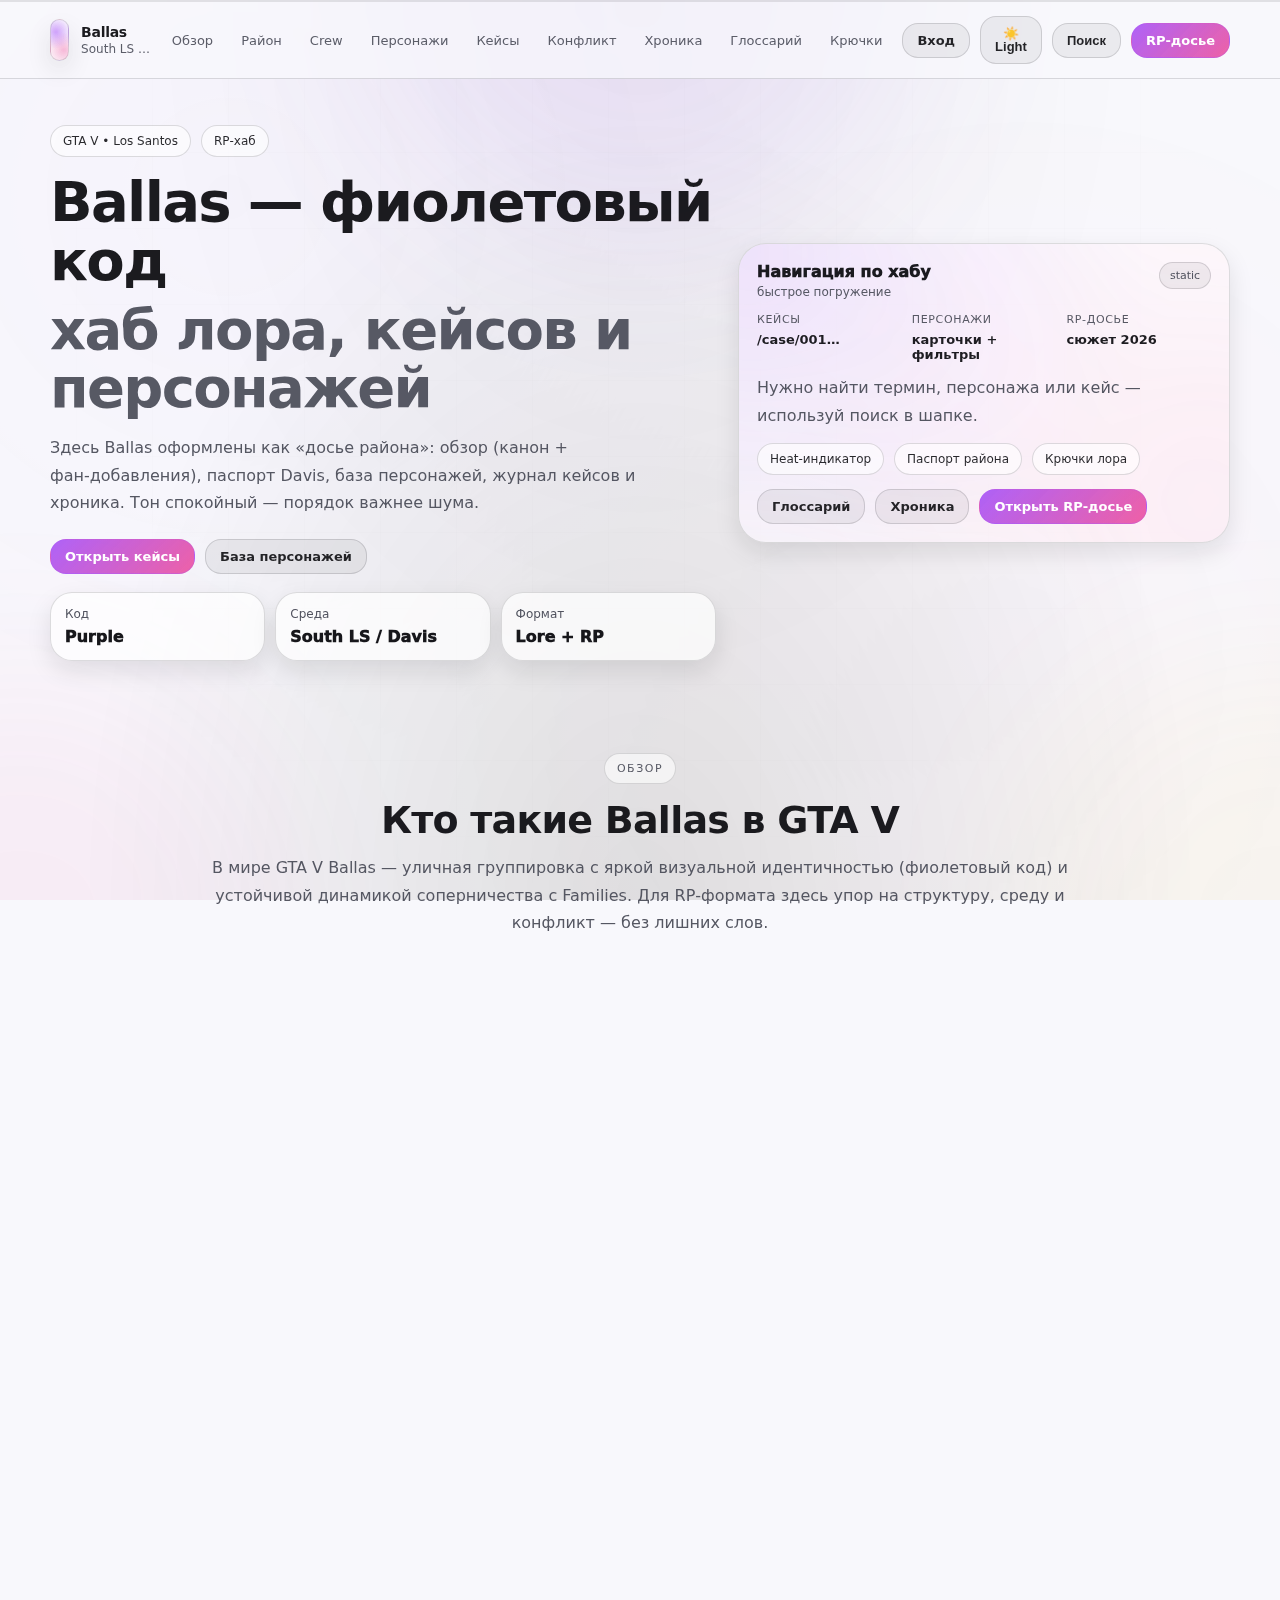
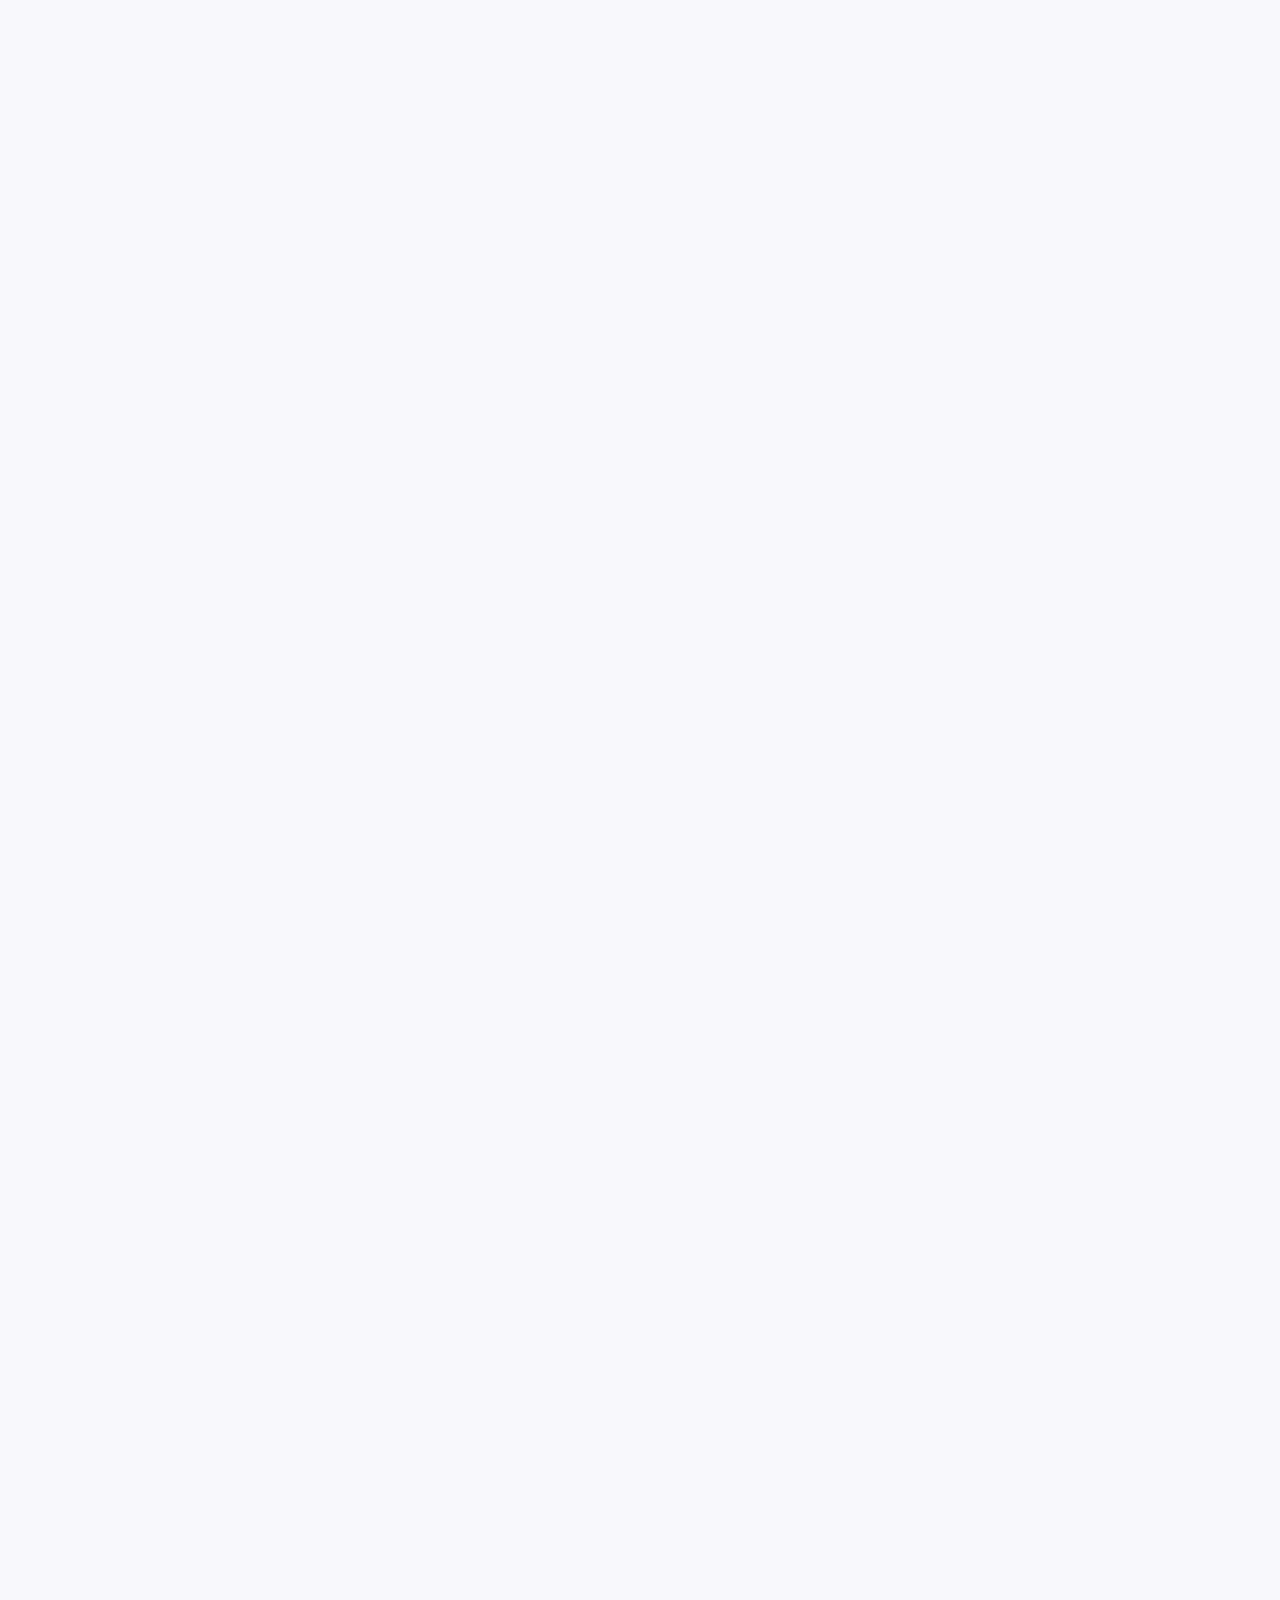
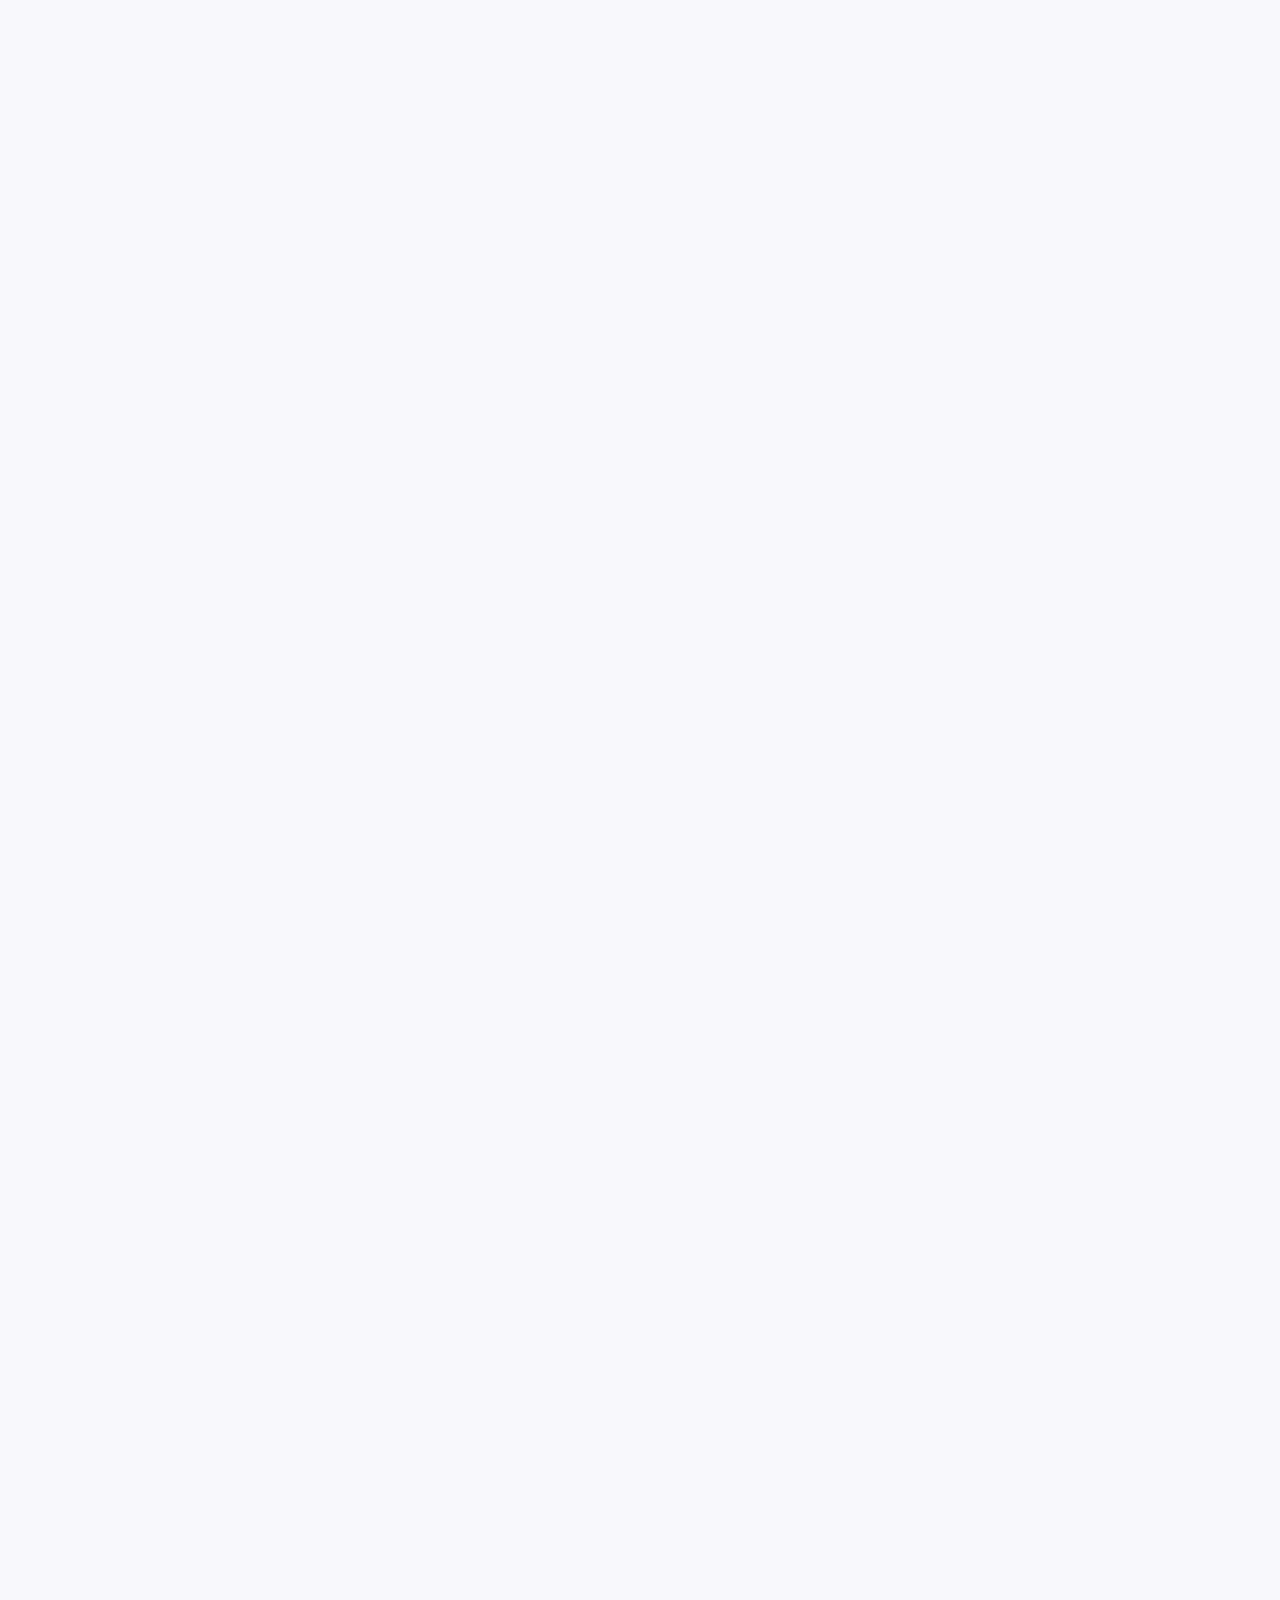
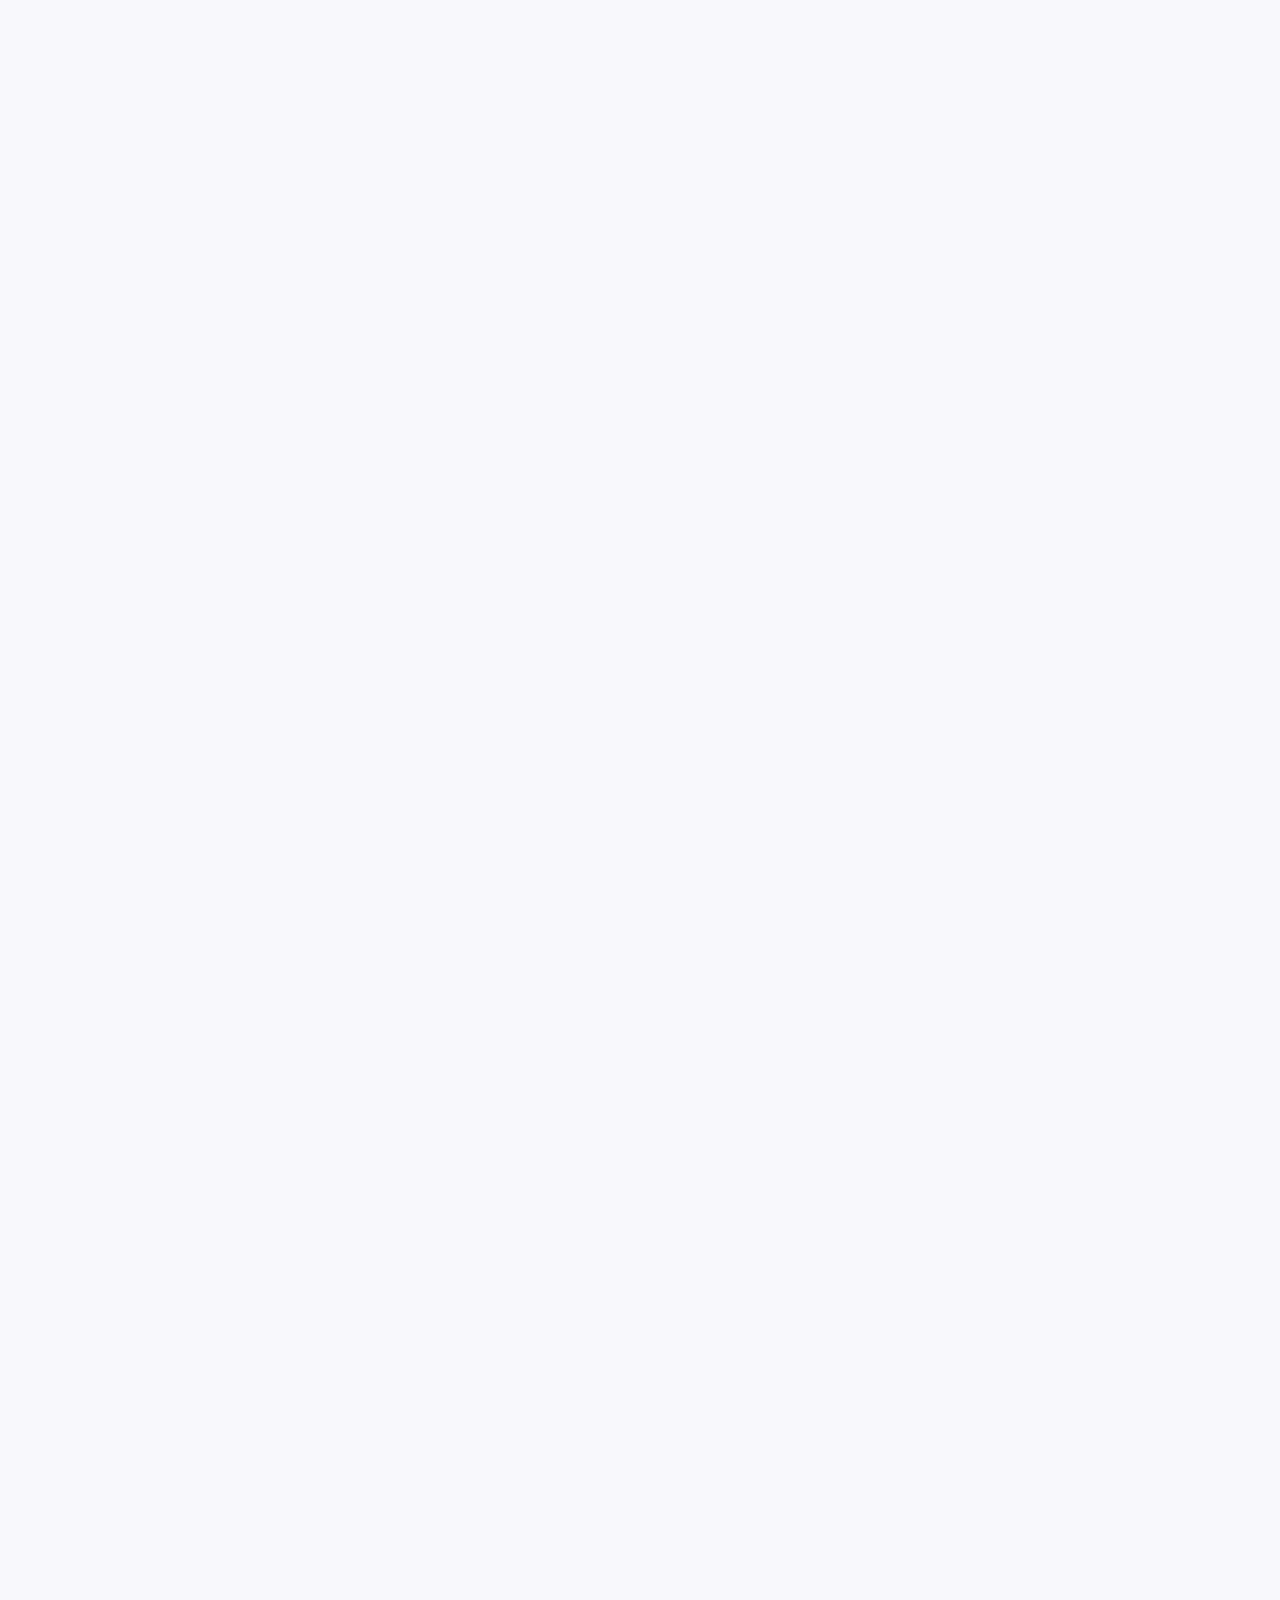
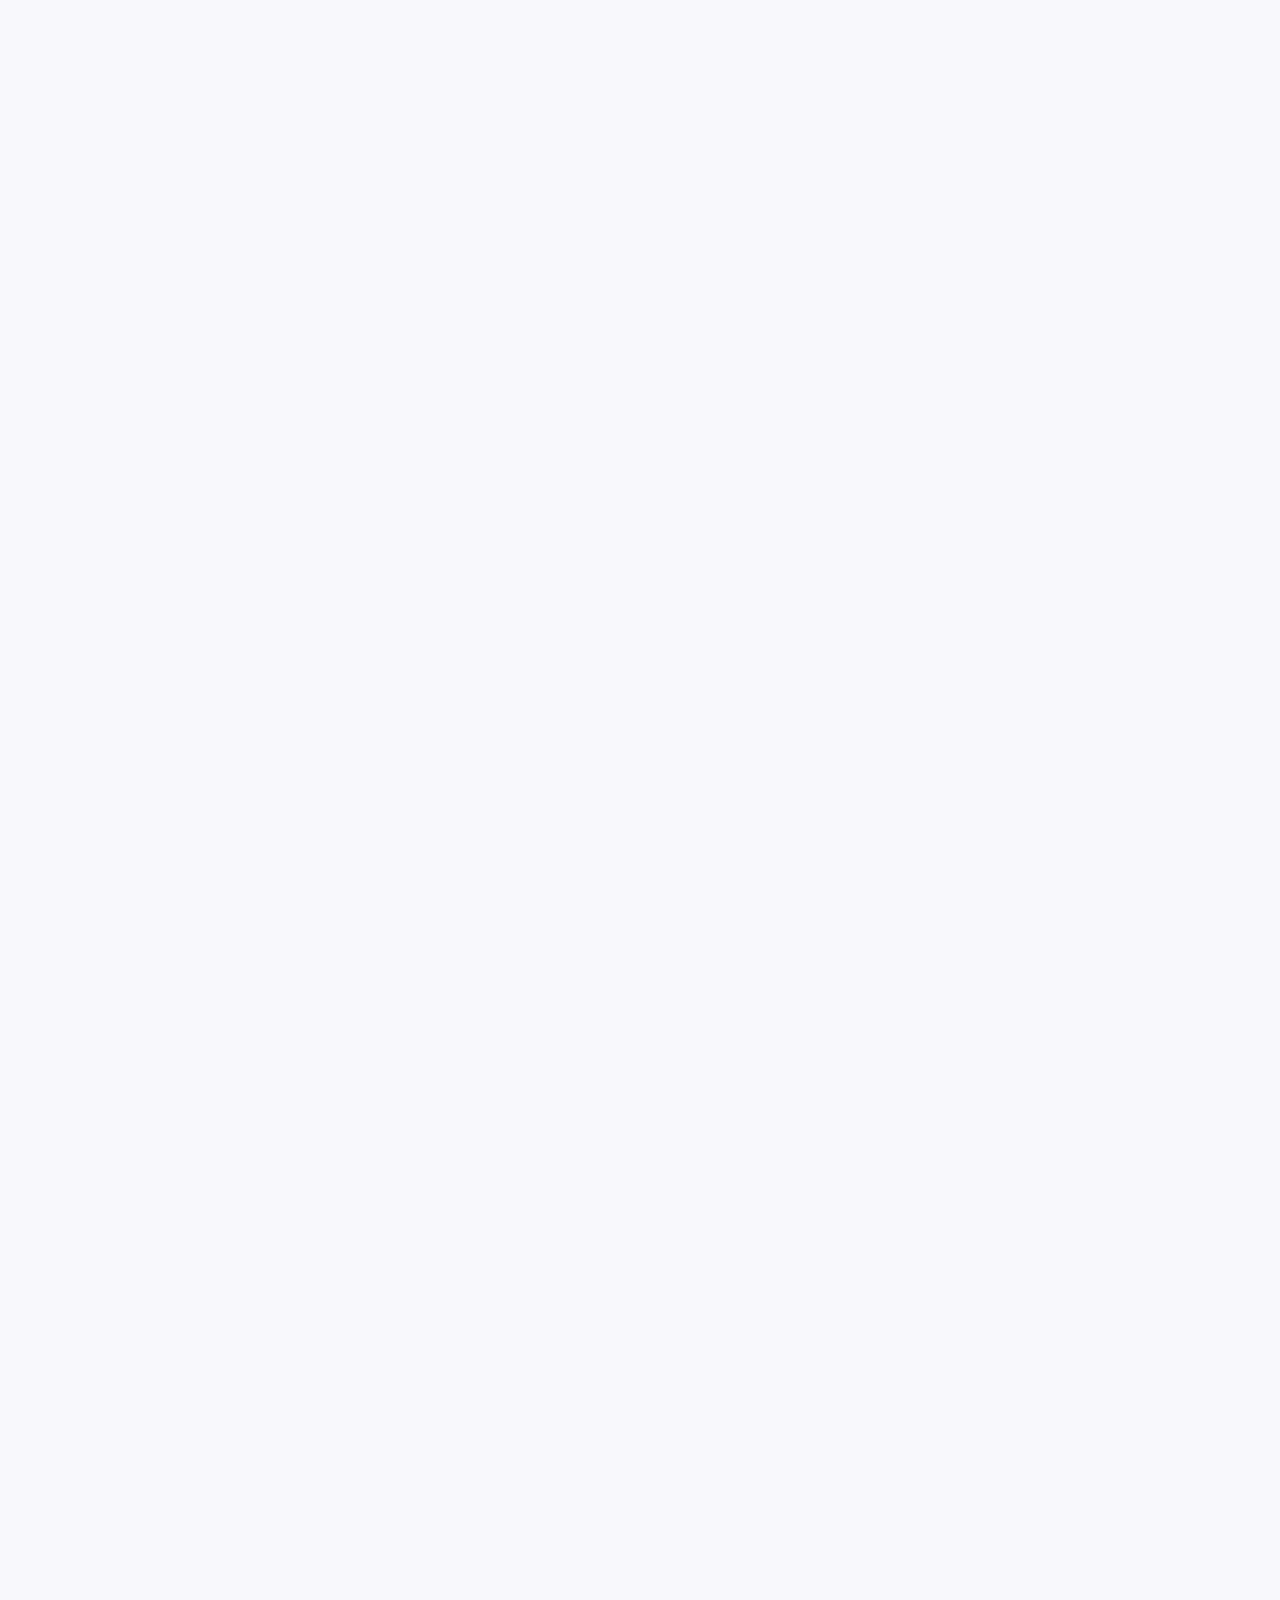
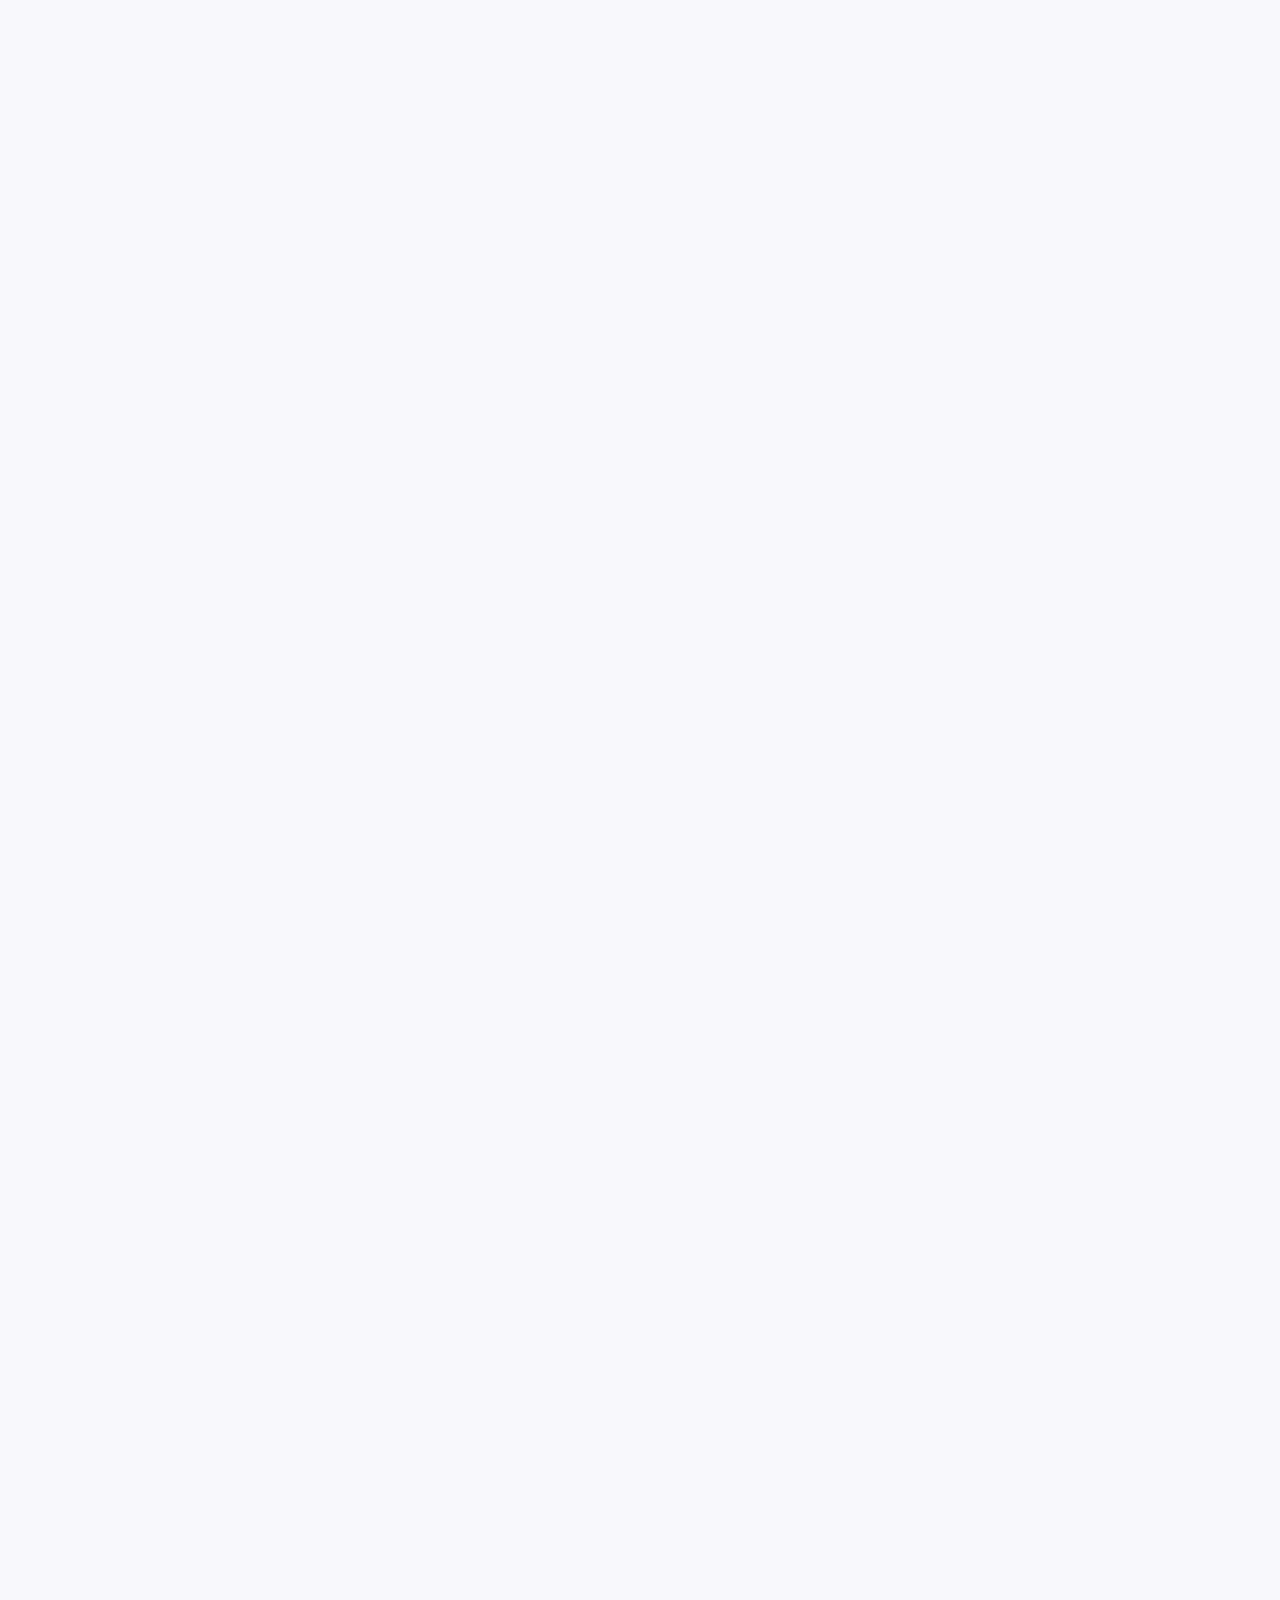
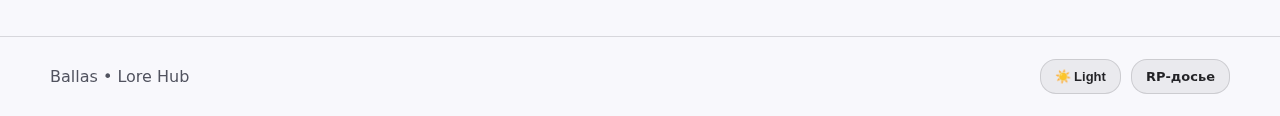
<file: index.html>
<!doctype html>
<html lang="ru" data-theme="dark" data-root=".">
<head>
  <meta charset="utf-8" />
  <meta name="viewport" content="width=device-width, initial-scale=1" />
  <meta name="description" content="Ballas — фанатский лор‑хаб по мотивам GTA V: обзор, район, персонажи, кейсы, хроника и RP‑досье." />
  <title>Ballas — Lore Hub</title>
  <link rel="stylesheet" href="./styles.css" />
</head>
<body>
  <a class="skip" href="#main">Перейти к содержимому</a>

  <div class="bg" aria-hidden="true">
    <div class="bg__blob bg__blob--1"></div>
    <div class="bg__blob bg__blob--2"></div>
    <div class="bg__blob bg__blob--3"></div>
    <div class="bg__mesh"></div>
    <div class="bg__pattern"></div>
    <div class="bg__vignette"></div>
  </div>

  <header class="topbar" id="topbar">
    <div class="progress" aria-hidden="true"><div class="progress__bar" id="scrollProgress"></div></div>

    <div class="wrap topbar__inner">
      <a class="brand" href="./index.html" aria-label="Ballas — на главную">
        <span class="brand__mark" aria-hidden="true"></span>
        <span class="brand__text">
          <span class="brand__title">Ballas</span>
          <span class="brand__sub">South LS • Davis • lore hub</span>
        </span>
      </a>

      <nav class="nav" aria-label="Навигация">
        <a class="nav__link" data-spy="about" href="#about">Обзор</a>
        <a class="nav__link" data-spy="hood" href="#hood">Район</a>
        <a class="nav__link" data-spy="crew" href="#crew">Crew</a>
        <a class="nav__link" data-spy="characters" href="#characters">Персонажи</a>
        <a class="nav__link" data-spy="cases" href="#cases">Кейсы</a>
        <a class="nav__link" data-spy="conflict" href="#conflict">Конфликт</a>
        <a class="nav__link" data-spy="timeline" href="#timeline">Хроника</a>
        <a class="nav__link" data-spy="glossary" href="#glossary">Глоссарий</a>
        <a class="nav__link" data-spy="hooks" href="#hooks">Крючки</a>
      </nav>

      <div class="actions">
        <a class="btn btn--ghost" data-auth-link href="login.html">Вход</a>
        <button class="btn btn--ghost" data-logout-btn type="button" hidden>Выйти</button>
        <button class="btn btn--ghost" id="themeBtn" type="button">🌙 Dark</button>
        <button class="btn btn--ghost" id="searchBtn" type="button">Поиск</button>
        <a class="btn btn--primary" href="./rp/index.html">RP‑досье</a>

        <button class="iconBtn" id="menuBtn" type="button" aria-label="Меню" aria-expanded="false" aria-controls="mobileMenu">
          <span class="iconBtn__bar"></span>
          <span class="iconBtn__bar"></span>
          <span class="iconBtn__bar"></span>
        </button>
      </div>
    </div>

    <div class="mobileMenu" id="mobileMenu" hidden>
      <div class="wrap mobileMenu__inner">
        <a class="mobileMenu__link" href="#about">Обзор</a>
        <a class="mobileMenu__link" href="#hood">Район</a>
        <a class="mobileMenu__link" href="#crew">Crew</a>
        <a class="mobileMenu__link" href="#characters">Персонажи</a>
        <a class="mobileMenu__link" href="#cases">Кейсы</a>
        <a class="mobileMenu__link" href="#conflict">Конфликт</a>
        <a class="mobileMenu__link" href="#timeline">Хроника</a>
        <a class="mobileMenu__link" href="#glossary">Глоссарий</a>
        <a class="mobileMenu__link" href="#hooks">Крючки</a>
        <div class="mobileMenu__hint">Меню закрывается по клику на пункт или по Esc.</div>
      </div>
    </div>
  </header>

  <main id="main">
    <section class="hero wrap">
      <div class="hero__grid">
        <div>
          <div class="chips reveal">
            <span class="chip">GTA V • Los Santos</span>
            <span class="chip">RP‑хаб</span>
          </div>

          <h1 class="h1 reveal">
            Ballas — фиолетовый код
            <span class="h1__muted">хаб лора, кейсов и персонажей</span>
          </h1>

          <p class="lead reveal">
            Здесь Ballas оформлены как «досье района»: обзор (канон + фан‑добавления), паспорт Davis, база персонажей,
            журнал кейсов и хроника. Тон спокойный — порядок важнее шума.
          </p>

          <div class="hero__cta reveal">
            <a class="btn btn--primary" href="./cases/index.html">Открыть кейсы</a>
            <a class="btn btn--ghost" href="./characters/index.html">База персонажей</a>
          </div>

          <div class="stats reveal">
            <div class="stat">
              <div class="stat__label">Код</div>
              <div class="stat__value">Purple</div>
            </div>
            <div class="stat">
              <div class="stat__label">Среда</div>
              <div class="stat__value">South LS / Davis</div>
            </div>
            <div class="stat">
              <div class="stat__label">Формат</div>
              <div class="stat__value">Lore + RP</div>
            </div>
          </div>
        </div>

        <div class="panel reveal">
          <div class="panel__head">
            <div>
              <div class="panel__title">Навигация по хабу</div>
              <div class="panel__sub">быстрое погружение</div>
            </div>
            <span class="badge">static</span>
          </div>
          <div class="kv">
            <div>
              <div class="kv__k">Кейсы</div>
              <div class="kv__v">/case/001…</div>
            </div>
            <div>
              <div class="kv__k">Персонажи</div>
              <div class="kv__v">карточки + фильтры</div>
            </div>
            <div>
              <div class="kv__k">RP‑досье</div>
              <div class="kv__v">сюжет 2026</div>
            </div>
          </div>

          <p class="p">Нужно найти термин, персонажа или кейс — используй поиск в шапке.</p>
          <div class="legend">
            <span class="chip">Heat‑индикатор</span>
            <span class="chip">Паспорт района</span>
            <span class="chip">Крючки лора</span>
          </div>

          <div style="margin-top:14px; display:flex; gap:10px; flex-wrap:wrap">
            <a class="btn btn--ghost" href="#glossary">Глоссарий</a>
            <a class="btn btn--ghost" href="#timeline">Хроника</a>
            <a class="btn btn--primary" href="./rp/index.html">Открыть RP‑досье</a>
          </div>
        </div>
      </div>
    </section>

    <section id="about" class="section wrap">
      <div class="reveal" style="text-align:center; max-width: 860px; margin:0 auto">
        <div class="eyebrow">Обзор</div>
        <h2 class="h2">Кто такие Ballas в GTA V</h2>
        <p class="p">
          В мире GTA V Ballas — уличная группировка с яркой визуальной идентичностью (фиолетовый код) и устойчивой
          динамикой соперничества с Families. Для RP‑формата здесь упор на структуру, среду и конфликт — без лишних слов.
        </p>
      </div>

      <div class="grid2" style="margin-top:22px">
        <div class="panel reveal">
          <div class="panel__head">
            <div>
              <div class="panel__title">Канон</div>
              <div class="panel__sub">то, что легко ложится на GTA‑контекст</div>
            </div>
            <span class="badge">canon</span>
          </div>
          <p class="p">
            Фиолетовая эстетика, уличная репутация и присутствие в South LS. Сила Ballas — в узнаваемости и в том, что
            район помнит их как «код», а не как отдельные лица.
          </p>
          <div class="legend">
            <span class="chip">цвет</span>
            <span class="chip">репутация</span>
            <span class="chip">территория</span>
          </div>
        </div>

        <div class="panel reveal">
          <div class="panel__head">
            <div>
              <div class="panel__title">RP‑добавления</div>
              <div class="panel__sub">расширение под сервер/сеттинг (мягко и логично)</div>
            </div>
            <span class="badge">rp</span>
          </div>
          <p class="p">
            Вместо хаотичного «шума» — спокойная структура: роли, внутренний кодекс, каналы договорённостей.
            Конфликт подаётся как динамика границ и доверия: проверка района, утечки, провокации, ответ без эскалации.
          </p>
          <div class="legend">
            <span class="chip">структура</span>
            <span class="chip">дисциплина</span>
            <span class="chip">контроль heat</span>
          </div>
        </div>
      </div>

      <div class="cards">
        <article class="card reveal">
          <div class="cardTop">
            <div>
              <h3 class="h3">Идентичность</h3>
              <div class="small">что считывается за секунду</div>
            </div>
            <span class="badge">ID</span>
          </div>
          <p class="p">
            Фиолетовый код — это не только цвет. Это манера говорить, уважение к своим и правило: «порядок важнее показухи».
          </p>
        </article>

        <article class="card reveal">
          <div class="cardTop">
            <div>
              <h3 class="h3">Среда</h3>
              <div class="small">как живёт район</div>
            </div>
            <span class="badge">hood</span>
          </div>
          <p class="p">
            Davis — это люди, привычки и локальные правила. Здесь важны не громкие лозунги, а то, кто держит слово и кто
            умеет удержать улицу от перегрева.
          </p>
        </article>

        <article class="card reveal">
          <div class="cardTop">
            <div>
              <h3 class="h3">Конфликт</h3>
              <div class="small">не война, а трение</div>
            </div>
            <span class="badge">rivalry</span>
          </div>
          <p class="p">
            Проверки границ, провокации, давление через слухи. Ballas держат спокойный тон — но если другая сторона
            приходит с агрессией, ответ следует быстро и по делу.
          </p>
        </article>
      </div>
    </section>

    <section id="hood" class="section wrap">
      <div class="reveal" style="text-align:center; max-width: 860px; margin:0 auto">
        <div class="eyebrow">Hood</div>
        <h2 class="h2">Паспорт района Davis</h2>
        <p class="p">Параметры района: границы, настроение, «локальные искры» и Heat.</p>
      </div>

      <div class="grid2" style="margin-top:22px">
        <div class="panel reveal">
          <div class="panel__head">
            <div>
              <div class="panel__title">Данные паспорта</div>
              <div class="panel__sub">коротко и по делу</div>
            </div>
            <span class="badge">passport</span>
          </div>

          <div class="kv">
            <div>
              <div class="kv__k">Ядро</div>
              <div class="kv__v">Davis • Mainline</div>
            </div>
            <div>
              <div class="kv__k">Границы</div>
              <div class="kv__v">стыки кварталов</div>
            </div>
            <div>
              <div class="kv__k">Ритм</div>
              <div class="kv__v">спокойно / наблюдательно</div>
            </div>
          </div>

          <div class="heat" id="heatMeter" data-heat="3">
            <div class="heat__top">
              <div>
                <div class="heat__label">Heat‑индикатор</div>
                <div class="small">локальные искры</div>
              </div>
              <span class="badge">visual</span>
            </div>
            <p class="heat__desc">
              Heat — это не «уровень драки», а давление вокруг района: слухи, чужие взгляды, проверка границ.
              Искры — мелочи, из которых собирается буря.
            </p>
            <div class="legend">
              <span class="chip">чужие теги поверх фиолетового</span>
              <span class="chip">сорванная встреча</span>
              <span class="chip">утечка времени/места</span>
              <span class="chip">«незнакомые машины» у блоков</span>
            </div>
          </div>

          <div class="note" style="margin-top:14px">
            В RP: сначала фиксируем искру, потом выясняем источник, и только затем решаем — отвечать или гасить.
          </div>
        </div>
      </div>
    </section>

    <section id="crew" class="section wrap">
      <div class="reveal" style="text-align:center; max-width: 860px; margin:0 auto">
        <div class="eyebrow">Crew</div>
        <h2 class="h2">Структура и роли</h2>
        <p class="p">Иерархия оформлена как RP‑сетка: кто чем занят, кто кому докладывает, где начинается ответственность.</p>
      </div>

      <div class="grid2" style="margin-top:22px">
        <div class="panel reveal">
          <div class="panel__head">
            <div>
              <div class="panel__title">Иерархия (снизу вверх)</div>
              <div class="panel__sub">внутренний порядок</div>
            </div>
            <span class="badge">rank</span>
          </div>

          <div class="timeline">
            <div class="event">
              <div class="event__top"><div class="event__date">1) Потенциал</div><span class="badge">Peewee / Shorty</span></div>
              <div class="event__title">Молодые, кто хочет войти</div>
              <div class="event__text">Наблюдают, помогают, доказывают дисциплину. В RP — «на тебя смотрят».</div>
            </div>

            <div class="event">
              <div class="event__top"><div class="event__date">2) Put‑on</div><span class="badge">ввод</span></div>
              <div class="event__title">Неофит, который прошёл проверку</div>
              <div class="event__text">После ввода — полноправный младший участник. Главное — лояльность и спокойствие.</div>
            </div>

            <div class="event">
              <div class="event__top"><div class="event__date">3) Soldier</div><span class="badge">улица</span></div>
              <div class="event__title">Уличный солдат</div>
              <div class="event__text">Рабочая сила: присутствие, безопасность своих, выполнение поручений без шума.</div>
            </div>

            <div class="event">
              <div class="event__top"><div class="event__date">4) Street Head</div><span class="badge">участок</span></div>
              <div class="event__title">Главный по улице / сектору</div>
              <div class="event__text">Собирает людей, держит порядок на участке, передаёт решения вверх.</div>
            </div>

            <div class="event">
              <div class="event__top"><div class="event__date">5) O.G.</div><span class="badge">ветеран</span></div>
              <div class="event__title">Original Gangster</div>
              <div class="event__text">Решает споры и задаёт тон. Бывает «in the Pen» и «on the Streets» — авторитет в разных средах.</div>
            </div>
          </div>
        </div>

        <div class="panel reveal">
          <div class="panel__head">
            <div>
              <div class="panel__title">Функции внутри сета</div>
              <div class="panel__sub">распределение задач</div>
            </div>
            <span class="badge">roles</span>
          </div>

          <p class="p">
            Чтобы группировка оставалась спокойной и управляемой, задачи разделены: кто-то держит переговоры, кто-то —
            логистику, кто-то — «температуру» границы. Смысл — не создавать хаос.
          </p>

          <div class="legend">
            <span class="chip">Shot‑caller</span>
            <span class="chip">Consigliere</span>
            <span class="chip">Logistics</span>
            <span class="chip">Intel</span>
            <span class="chip">Community</span>
          </div>

          <p class="p">Персонажи и их роли — в базе. Там же фильтры и теги.</p>

          <div style="margin-top:14px; display:flex; gap:10px; flex-wrap:wrap">
            <a class="btn btn--primary" href="./characters/index.html">Открыть базу персонажей</a>
            <a class="btn btn--ghost" href="./rp/index.html#sheet">Анкета персонажа</a>
          </div>
        </div>
      </div>
    </section>

    <section id="characters" class="section wrap">
      <div class="reveal" style="text-align:center; max-width: 860px; margin:0 auto">
        <div class="eyebrow">Database</div>
        <h2 class="h2">Персонажи</h2>
        <p class="p">Имена — американские/латинские, возраст 18+. Здесь превью; полная база — на отдельной странице.</p>
      </div>

      <div class="grid3" id="charactersPreviewGrid" style="margin-top:22px"></div>

      <div class="reveal" style="margin-top:14px; text-align:center">
        <a class="btn btn--primary" href="./characters/index.html">Перейти в базу персонажей</a>
      </div>
    </section>

    <section id="cases" class="section wrap">
      <div class="reveal" style="text-align:center; max-width: 860px; margin:0 auto">
        <div class="eyebrow">Cases</div>
        <h2 class="h2">Мини‑страницы кейсов</h2>
        <p class="p">/case/001 — /case/003. Каждый кейс — сцена, последствия и «локальные искры» для продолжения.</p>
      </div>

      <div class="grid3" id="casesPreviewGrid" style="margin-top:22px"></div>

      <div class="reveal" style="margin-top:14px; text-align:center">
        <a class="btn btn--primary" href="./cases/index.html">Открыть все кейсы</a>
      </div>
    </section>

    <section id="conflict" class="section wrap">
      <div class="reveal" style="text-align:center; max-width: 860px; margin:0 auto">
        <div class="eyebrow">Rivalry</div>
        <h2 class="h2">Конфликтная динамика (RP)</h2>
        <p class="p">Вместо «вечной войны» — управляемое трение: границы, репутация, давление и ответы по ситуации.</p>
      </div>

      <div class="cards">
        <article class="card reveal">
          <div class="cardTop"><div><h3 class="h3">Фаза 1 — Шум</h3><div class="small">слухи и маркеры</div></div><span class="badge">low</span></div>
          <p class="p">Сначала всегда слышно не конфликт, а разговоры: кто кого «видел», кто что «сказал», кто поставил метку.</p>
        </article>

        <article class="card reveal">
          <div class="cardTop"><div><h3 class="h3">Фаза 2 — Проверка</h3><div class="small">границы и провокации</div></div><span class="badge">mid</span></div>
          <p class="p">Другая сторона пробует границу: демонстративно, но не обязательно громко. Ballas отвечают спокойным присутствием.</p>
        </article>

        <article class="card reveal">
          <div class="cardTop"><div><h3 class="h3">Фаза 3 — Ответ</h3><div class="small">когда иначе нельзя</div></div><span class="badge">high</span></div>
          <p class="p">Если приходит агрессия — ответ быстрый и точный. Смысл не в разрушении, а в защите своих интересов и границ.</p>
        </article>
      </div>
    </section>

    <section id="timeline" class="section wrap">
      <div class="reveal" style="text-align:center; max-width: 860px; margin:0 auto">
        <div class="eyebrow">Timeline</div>
        <h2 class="h2">Хроника и контекст</h2>
        <p class="p">Короткие узлы, которые легко превращать в сцены. 2026 — старт основного сюжета.</p>
      </div>

      <div class="timeline">
        <div class="event reveal">
          <div class="event__top"><div class="event__date">2020</div><span class="badge">Los Santos</span></div>
          <div class="event__title">Вырезка из криминальных новостей</div>
          <div class="event__text">
            Ночной Davis проснулся от сирен и запаха гари: на стоянке у южной границы вспыхнули две машины, а очевидцы говорили о короткой,
            резкой очереди где-то в переулке. Полиция перекрыла несколько кварталов до утра; по рации прошла сухая формулировка про «нескольких раненых»
            и «пропавшего свидетеля». Район запомнил не цифры, а ощущение: после этой ночи люди стали говорить тише.
          </div>
        </div>

        <div class="event reveal">
          <div class="event__top"><div class="event__date">2021–2025</div><span class="badge">slow burn</span></div>
          <div class="event__title">Наработка структуры</div>
          <div class="event__text">
            Сеты укладываются в порядок: роли фиксируются, контакты фильтруются, лишний шум уходит. Главная ставка — не на агрессию,
            а на дисциплину и репутацию.
          </div>
        </div>

        <div class="event reveal">
          <div class="event__top"><div class="event__date">2026</div><span class="badge">start</span></div>
          <div class="event__title">Начало сюжета</div>
          <div class="event__text">
            В 2026 Ballas действуют спокойно: наблюдают, собирают факты, держат границы. Если другая банда проявляет агрессию —
            ответ идёт быстро и по делу, чтобы не потерять лицо и интересы.
          </div>
        </div>
      </div>

      <div class="reveal" style="margin-top:16px; text-align:center">
        <a class="btn btn--primary" href="./rp/index.html#story">Сюжет 2026 в RP‑досье</a>
      </div>
    </section>

    <section id="glossary" class="section wrap">
      <div class="reveal" style="text-align:center; max-width: 860px; margin:0 auto">
        <div class="eyebrow">Glossary</div>
        <h2 class="h2">Глоссарий (с русской транскрипцией)</h2>
        <p class="p">Термины и произношение — чтобы одинаково звучать в RP.</p>
      </div>

      <div class="grid2" id="glossaryList" style="margin-top:22px"></div>
    </section>

    <section id="hooks" class="section wrap">
      <div class="reveal" style="text-align:center; max-width: 860px; margin:0 auto">
        <div class="eyebrow">Hooks</div>
        <h2 class="h2">Крючки для лора</h2>
        <p class="p">Готовые зацепки для сцен: мягкие входы, напряжение и последствия.</p>
      </div>

      <div class="cards">
        <article class="card reveal">
          <div class="cardTop"><div><h3 class="h3">Утечка</h3><div class="small">кто-то говорит лишнее</div></div><span class="badge">intel</span></div>
          <p class="p">Внутри сета появляется источник, который «сливает» время встреч. Доказательств нет — только совпадения.</p>
        </article>

        <article class="card reveal">
          <div class="cardTop"><div><h3 class="h3">Граница</h3><div class="small">проверка терпения</div></div><span class="badge">turf</span></div>
          <p class="p">На стыке кварталов чужие ставят метки. Если ответить грубо — поднимется Heat. Если промолчать — потеряешь лицо.</p>
        </article>

        <article class="card reveal">
          <div class="cardTop"><div><h3 class="h3">Сделка‑зеркало</h3><div class="small">улыбки без доверия</div></div><span class="badge">deal</span></div>
          <p class="p">Две стороны готовы к договору, но каждая ждёт подвох. Нужен посредник, который удержит разговор от срыва.</p>
        </article>
      </div>

      <div class="panel reveal" style="margin-top:14px">
        <div class="panel__head">
          <div>
            <div class="panel__title">Ещё больше</div>
            <div class="panel__sub">в RP‑досье и кейсах</div>
          </div>
          <span class="badge">next</span>
        </div>
        <p class="p">Если хочешь — добавлю ещё 10–20 крючков под разные типы игры: социальные сцены, расследования, дипломатия, pressure‑арки.</p>
        <div style="margin-top:14px; display:flex; gap:10px; flex-wrap:wrap">
          <a class="btn btn--primary" href="./cases/index.html">Кейсы</a>
          <a class="btn btn--ghost" href="./characters/index.html">Персонажи</a>
          <a class="btn btn--ghost" href="./rp/index.html">RP‑досье</a>
        </div>
      </div>
    </section>

    <footer class="footer">
      <div class="wrap footer__inner">
        <div>Ballas • Lore Hub</div>
        <div style="display:flex; gap:10px; flex-wrap:wrap">
          <button class="btn btn--ghost" id="themeBtn2" type="button">Тема</button>
          <a class="btn btn--ghost" href="./rp/index.html">RP‑досье</a>
        </div>
      </div>
    </footer>
  </main>

  <button class="btn btn--primary toTop" id="toTop" type="button" aria-label="Наверх">↑ Наверх</button>

  <div class="modal" id="modal" aria-hidden="true" role="dialog" aria-modal="true">
    <div class="modal__backdrop" data-close="1" tabindex="-1"></div>
    <div class="modal__panel" role="document">
      <div class="modal__head">
        <div>
          <div class="modal__title" id="modalTitle">—</div>
        </div>
        <button class="btn btn--ghost" data-close="1" type="button">Закрыть</button>
      </div>
      <div class="modal__body" id="modalBody"></div>
      <div class="modal__foot">
        <span class="chip">Ballas</span>
        <span class="chip">Lore</span>
        <span class="chip">RP</span>
      </div>
    </div>
  </div>

  <script type="module" src="./auth-ui.js"></script>
  <script src="./script.js"></script>
</body>
</html>
</file>
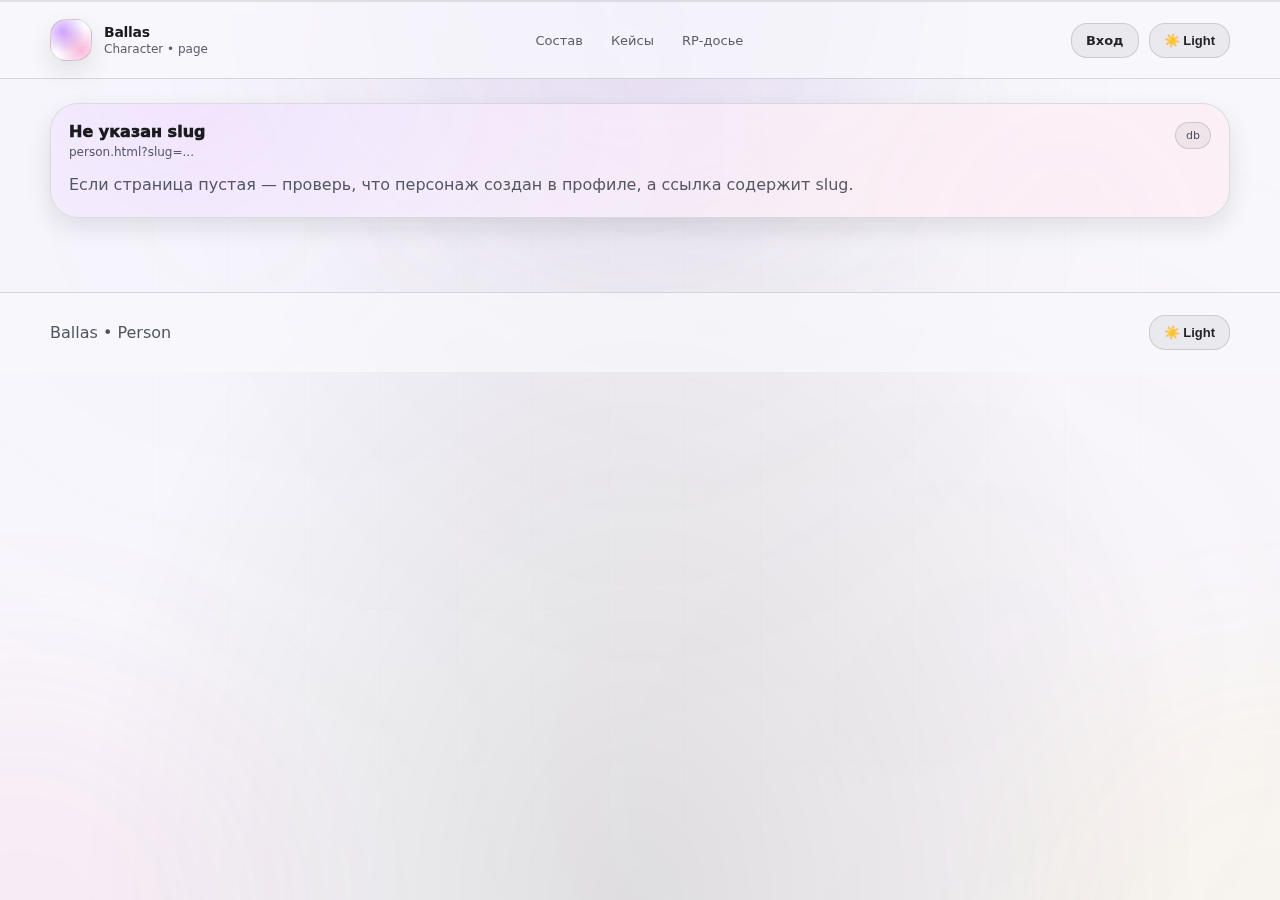
<file: person.html>
<!doctype html>
<html lang="ru" data-theme="dark" data-root=".">
<head>
  <meta charset="utf-8" />
  <meta name="viewport" content="width=device-width, initial-scale=1" />
  <meta name="description" content="Профиль персонажа." />
  <title>Ballas — Персонаж</title>
  <link rel="stylesheet" href="styles.css" />
</head>
<body>
  <a class="skip" href="#main">Перейти к содержимому</a>

  <div class="bg" aria-hidden="true">
    <div class="bg__blob bg__blob--1"></div>
    <div class="bg__blob bg__blob--2"></div>
    <div class="bg__blob bg__blob--3"></div>
    <div class="bg__mesh"></div>
    <div class="bg__pattern"></div>
    <div class="bg__vignette"></div>
  </div>

  <header class="topbar" id="topbar">
    <div class="progress" aria-hidden="true"><div class="progress__bar" id="scrollProgress"></div></div>

    <div class="wrap topbar__inner">
      <a class="brand" href="index.html" aria-label="Ballas — на главную">
        <span class="brand__mark" aria-hidden="true"></span>
        <span class="brand__text">
          <span class="brand__title">Ballas</span>
          <span class="brand__sub">Character • page</span>
        </span>
      </a>

      <nav class="nav" aria-label="Навигация">
        <a class="nav__link" href="characters/index.html">Состав</a>
        <a class="nav__link" href="cases/index.html">Кейсы</a>
        <a class="nav__link" href="rp/index.html">RP‑досье</a>
      </nav>

      <div class="actions">
        <a class="btn btn--ghost" data-auth-link href="login.html">Вход</a>
        <button class="btn btn--ghost" data-logout-btn type="button" hidden>Выйти</button>
        <button class="btn btn--ghost" id="themeBtn" type="button">🌙 Dark</button>
        <button class="iconBtn" id="menuBtn" type="button" aria-label="Меню" aria-expanded="false" aria-controls="mobileMenu">
          <span class="iconBtn__bar"></span>
          <span class="iconBtn__bar"></span>
          <span class="iconBtn__bar"></span>
        </button>
      </div>
    </div>

    <div class="mobileMenu" id="mobileMenu" hidden>
      <div class="wrap mobileMenu__inner">
        <a class="mobileMenu__link" href="index.html">Главная</a>
        <a class="mobileMenu__link" href="characters/index.html">Состав</a>
        <a class="mobileMenu__link" href="profile.html">Профиль</a>
      </div>
    </div>
  </header>

  <main id="main">
    <section class="section wrap" style="padding-top:24px">
      <div class="panel reveal" id="state">
        <div class="panel__head">
          <div>
            <div class="panel__title">Загрузка профиля…</div>
            <div class="panel__sub">database</div>
          </div>
          <span class="badge">db</span>
        </div>
        <p class="p">Если страница пустая — проверь, что персонаж создан в профиле, а ссылка содержит slug.</p>
      </div>

      <div id="profile" class="grid2" style="display:none"></div>
    </section>

    <footer class="footer">
      <div class="wrap footer__inner">
        <div>Ballas • Person</div>
        <button class="btn btn--ghost" id="themeBtn2" type="button">Тема</button>
      </div>
    </footer>
  </main>

  <button class="btn btn--primary toTop" id="toTop" type="button" aria-label="Наверх">↑ Наверх</button>

  <script type="module">
    import { isDemoMode, getDemoCharacterBySlug, getDemoCharacterByUid } from './demo-store.js';

    const DEMO = isDemoMode();

    let db = null;
    let collection = null, query = null, where = null, limit = null, getDocs = null, doc = null, getDoc = null;
    if (!DEMO) {
      const cfg = await import('./firebase-config.js');
      db = cfg.db;
      const fsMod = await import('https://www.gstatic.com/firebasejs/10.12.0/firebase-firestore.js');
      collection = fsMod.collection;
      query = fsMod.query;
      where = fsMod.where;
      limit = fsMod.limit;
      getDocs = fsMod.getDocs;
      doc = fsMod.doc;
      getDoc = fsMod.getDoc;
    }

    const slug = new URLSearchParams(location.search).get('slug') || '';

    async function load() {
      if (!slug) {
        state.querySelector('.panel__title').textContent = 'Не указан slug';
        state.querySelector('.panel__sub').textContent = 'person.html?slug=...';
        return;
      }

      let c = null;
      try {
        if (DEMO) {
          if (slug.startsWith('uid-') && slug.length > 4) {
            const uid = slug.slice(4);
            c = getDemoCharacterByUid(uid);
          }
          if (!c) c = getDemoCharacterBySlug(slug);
        } else {
          if (slug.startsWith('uid-') && slug.length > 4) {
            const uid = slug.slice(4);
            const s = await getDoc(doc(db, 'characters', uid));
            if (s.exists()) c = s.data();
          }
          if (!c) {
            const q = query(collection(db, 'characters'), where('slug', '==', slug), limit(1));
            const snap = await getDocs(q);
            if (!snap.empty) c = snap.docs[0].data();
          }
        }
      } catch (e) {
        console.error('Firestore load failed:', e);
        const code = e?.code || '';
        state.querySelector('.panel__title').textContent = 'Ошибка загрузки';
        state.querySelector('.panel__sub').textContent = (code === 'permission-denied')
          ? 'Нет доступа к Firestore (проверь правила чтения)'
          : 'Проверь подключение и правила Firebase';
        return;
      }

      if (!c) {
        state.querySelector('.panel__title').textContent = 'Персонаж не найден';
        state.querySelector('.panel__sub').textContent = slug;
        return;
      }
      state.style.display = 'none';
      profile.style.display = '';

      const photo = c.photoUrl || c.photo || '';
      const tags = Array.isArray(c.tags) ? c.tags : (typeof c.tags === 'string' ? c.tags.split(',').map(s=>s.trim()).filter(Boolean) : []);
      const rp = c.rp || {};

      const dobLabel = c.dob ? escapeHtml(c.dob) : '18+';
      const quick = [
        { k: 'Роль', v: c.role || '—' },
        { k: 'Сет', v: c.set || 'Davis' },
        { k: 'DOB', v: c.dob ? fmtDate(c.dob) : '—' },
      ];

      const rp2 = {
        preface: rp.preface,
        historyStart: rp.historyStart,
        historyMiddle: rp.historyMiddle,
        bridge: rp.bridge,
        devPre2026: rp.devPre2026 || rp.devBefore2026,
        dev2026: rp.dev2026,
        plotStart2026: rp.plotStart2026,
        morality: rp.morality,
        tasks: rp.tasks,
        message: rp.message,
        funding: rp.funding,
        cops: rp.cops,
        climax: rp.climax,
        ops2026: rp.ops2026,
      };

      profile.innerHTML = `
        <article class="panel reveal">
          <div class="panel__head">
            <div>
              <div class="panel__title">${escapeHtml(c.name || '—')} <span class="small">${escapeHtml(c.alias || '')}</span></div>
              <div class="panel__sub">${escapeHtml(c.role || '—')} • ${escapeHtml(c.set || 'Davis')}</div>
            </div>
            <span class="badge">${dobLabel}</span>
          </div>

          <div class="personHero" style="margin-top:12px">
            <div class="personHero__media">
              ${photo ? `<img class="personHero__img" alt="Фото анфас" src="${photo}">` : `<div class="personHero__ph">Фото
              <span class="small">(появится после загрузки)</span></div>`}
            </div>
            <div class="personHero__meta">
              <div class="kv kv--wide">
                ${quick.map(row => `
                  <div>
                    <div class="kv__k">${escapeHtml(row.k)}</div>
                    <div class="kv__v">${escapeHtml(row.v)}</div>
                  </div>
                `).join('')}
              </div>

              ${tags.length ? `<div class="metaRow" style="margin-top:12px">${tags.map(t=>`<span class="metaPill">#${escapeHtml(t)}</span>`).join('')}</div>` : ''}

              ${c.bio ? `<p class="p" style="margin-top:12px">${escapeHtml(c.bio)}</p>` : ''}
            </div>
          </div>
        </article>

        <article class="panel reveal">
          <div class="panel__head">
            <div>
              <div class="panel__title">RP‑анкета</div>
              <div class="panel__sub">структура, история, действия в 2026</div>
            </div>
            <span class="badge">rp</span>
          </div>

          ${acc('Предисловие', rp2.preface, true)}
          ${acc('История — начало', rp2.historyStart)}
          ${acc('История — середина', rp2.historyMiddle)}
          ${acc('Склейка', rp2.bridge)}
          ${acc('Развитие событий до 2026', rp2.devPre2026)}
          ${acc('Развитие событий в 2026', rp2.dev2026)}
          ${acc('Начало сюжета 2026', rp2.plotStart2026)}
          ${acc('Мораль группировки', rp2.morality)}
          ${acc('Основные задачи и функции', rp2.tasks)}
          ${acc('Основной посыл', rp2.message)}
          ${acc('Финансирование', rp2.funding)}
          ${acc('Отношение с копами', rp2.cops)}
          ${acc('Кульминация', rp2.climax)}
          ${acc('Операции 2026', rp2.ops2026)}
        </article>
      `;
    }

    function escapeHtml(s){
      return String(s ?? '').replace(/[&<>"']/g, ch => ({'&':'&amp;','<':'&lt;','>':'&gt;','"':'&quot;','\'':'&#39;'}[ch]));
    }
    function block(title, value){
      if (!value) return '';
      return `<div class="mini" style="margin-top:12px"><div class="mini__k">${escapeHtml(title)}</div><div class="mini__v">${escapeHtml(value).replace(/\n/g,'<br>')}</div></div>`;
    }

    function acc(title, value, open = false){
      if (!value) return '';
      return `
        <details class="acc" ${open ? 'open' : ''}>
          <summary class="acc__sum">${escapeHtml(title)}</summary>
          <div class="acc__body">${escapeHtml(value).replace(/\n/g,'<br>')}</div>
        </details>
      `;
    }

    function fmtDate(iso){
      try{
        const d = new Date(iso);
        const dd = String(d.getDate()).padStart(2,'0');
        const mm = String(d.getMonth()+1).padStart(2,'0');
        const yy = d.getFullYear();
        return `${dd}.${mm}.${yy}`;
      } catch { return String(iso || ''); }
    }

    load().catch((e) => {
      console.error(e);
      state.querySelector('.panel__title').textContent = 'Ошибка загрузки';
      state.querySelector('.panel__sub').textContent = 'Проверь Firestore rules и конфиг.';
    });
  </script>

  <script type="module" src="./auth-ui.js"></script>
  <script src="script.js"></script>
</body>
</html>
</file>
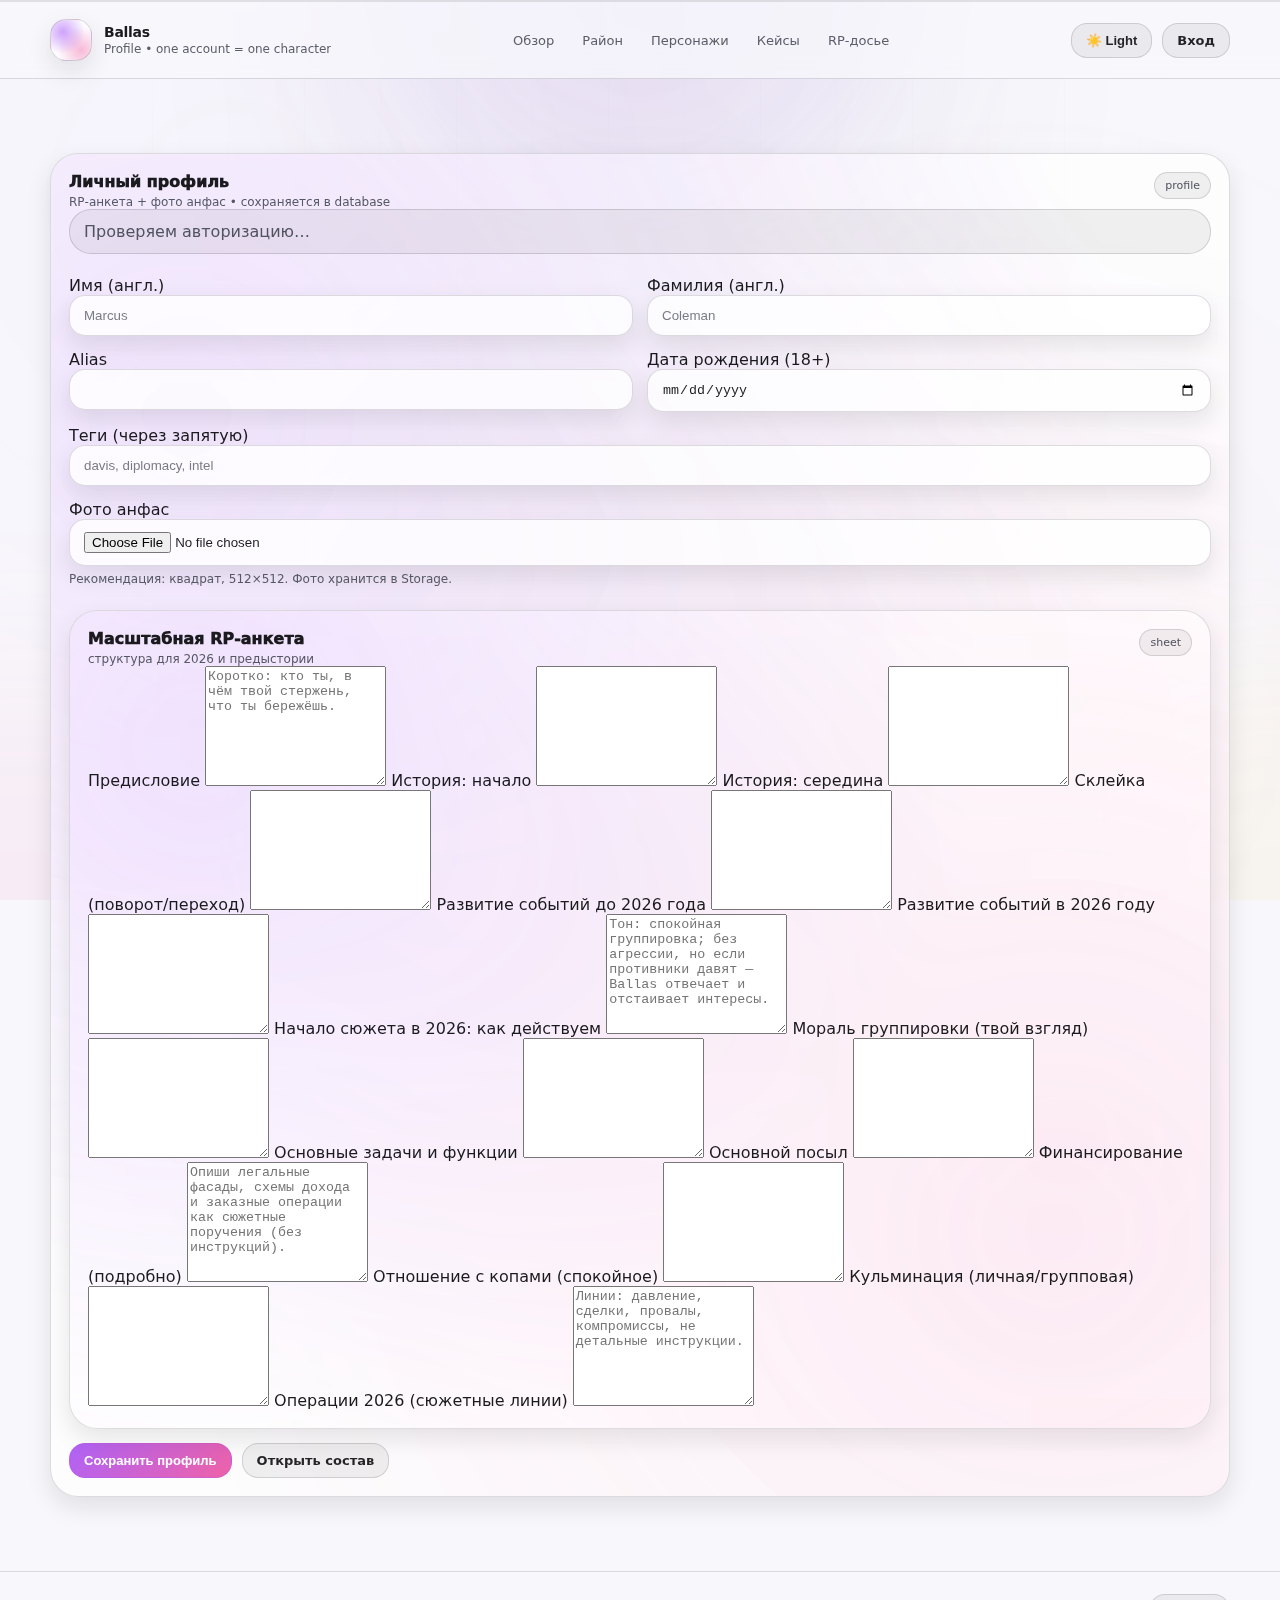
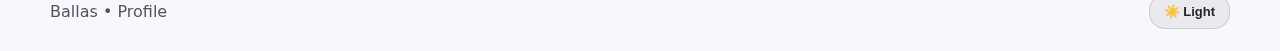
<file: profile.html>
<!doctype html>
<html lang="ru" data-theme="dark" data-root="." data-auth-required="1">
<head>
  <meta charset="utf-8" />
  <meta name="viewport" content="width=device-width, initial-scale=1" />
  <meta name="description" content="Личный профиль: RP‑анкета и фото." />
  <title>Ballas — Профиль</title>
  <link rel="stylesheet" href="styles.css" />
</head>
<body>
  <a class="skip" href="#main">Перейти к содержимому</a>

  <div class="bg" aria-hidden="true">
    <div class="bg__blob bg__blob--1"></div>
    <div class="bg__blob bg__blob--2"></div>
    <div class="bg__blob bg__blob--3"></div>
    <div class="bg__mesh"></div>
    <div class="bg__pattern"></div>
    <div class="bg__vignette"></div>
  </div>

  <header class="topbar" id="topbar">
    <div class="progress" aria-hidden="true"><div class="progress__bar" id="scrollProgress"></div></div>
    <div class="wrap topbar__inner">
      <a class="brand" href="index.html" aria-label="Ballas — на главную">
        <span class="brand__mark" aria-hidden="true"></span>
        <span class="brand__text">
          <span class="brand__title">Ballas</span>
          <span class="brand__sub">Profile • one account = one character</span>
        </span>
      </a>

      <nav class="nav" aria-label="Навигация">
        <a class="nav__link" href="index.html#about">Обзор</a>
        <a class="nav__link" href="index.html#hood">Район</a>
        <a class="nav__link" href="characters/index.html">Персонажи</a>
        <a class="nav__link" href="cases/index.html">Кейсы</a>
        <a class="nav__link" href="rp/index.html">RP‑досье</a>
      </nav>

      <div class="actions">
        <button class="btn btn--ghost" id="themeBtn" type="button">🌙 Dark</button>
        <a class="btn btn--ghost" data-auth-link href="login.html">Вход</a>
        <button class="btn btn--ghost" data-logout-btn type="button" hidden>Выйти</button>

        <button class="iconBtn" id="menuBtn" type="button" aria-label="Меню" aria-expanded="false" aria-controls="mobileMenu">
          <span class="iconBtn__bar"></span>
          <span class="iconBtn__bar"></span>
          <span class="iconBtn__bar"></span>
        </button>
      </div>
    </div>

    <div class="mobileMenu" id="mobileMenu" hidden>
      <div class="wrap mobileMenu__inner">
        <a class="mobileMenu__link" href="index.html">Главная</a>
        <a class="mobileMenu__link" href="characters/index.html">Персонажи</a>
        <a class="mobileMenu__link" href="cases/index.html">Кейсы</a>
        <a class="mobileMenu__link" href="rp/index.html">RP‑досье</a>
        <div class="mobileMenu__hint">Меню закрывается по клику на пункт или по Esc.</div>
      </div>
    </div>
  </header>

  <main id="main">
    <section class="section wrap">
      <div class="panel reveal">
        <div class="panel__head">
          <div>
            <div class="panel__title">Личный профиль</div>
            <div class="panel__sub">RP‑анкета + фото анфас • сохраняется в database</div>
          </div>
          <span class="badge">profile</span>
        </div>

        <div class="note" id="statusNote" style="margin-bottom:14px">Проверяем авторизацию…</div>

        <form id="profileForm" class="grid2" autocomplete="off">
          <label class="field">
            <span class="field__label">Имя (англ.)</span>
            <input class="input" id="firstName" required placeholder="Marcus" />
          </label>

          <label class="field">
            <span class="field__label">Фамилия (англ.)</span>
            <input class="input" id="lastName" required placeholder="Coleman" />
          </label>

          <label class="field">
            <span class="field__label">Alias</span>
            <input class="input" id="alias" required placeholder="" />
          </label>

          <label class="field">
            <span class="field__label">Дата рождения (18+)</span>
            <input class="input" id="dob" type="date" required />
          </label>

          <label class="field" style="grid-column:1/-1">
            <span class="field__label">Теги (через запятую)</span>
            <input class="input" id="tags" placeholder="davis, diplomacy, intel" />
          </label>

          <label class="field" style="grid-column:1/-1">
            <span class="field__label">Фото анфас</span>
            <input class="input" id="photo" type="file" accept="image/*" />
            <div class="small" style="margin-top:6px">Рекомендация: квадрат, 512×512. Фото хранится в Storage.</div>
            <div id="photoPreview" style="margin-top:10px"></div>
          </label>

          <div class="panel" style="grid-column:1/-1">
            <div class="panel__head">
              <div>
                <div class="panel__title">Масштабная RP‑анкета</div>
                <div class="panel__sub">структура для 2026 и предыстории</div>
              </div>
              <span class="badge">sheet</span>
            </div>

            <div class="stack">
              <label class="field">
                <span class="field__label">Предисловие</span>
                <textarea class="textarea" id="preface" rows="4" placeholder="Коротко: кто ты, в чём твой стержень, что ты бережёшь."></textarea>
              </label>

              <label class="field">
                <span class="field__label">История: начало</span>
                <textarea class="textarea" id="historyStart" rows="5"></textarea>
              </label>

              <label class="field">
                <span class="field__label">История: середина</span>
                <textarea class="textarea" id="historyMiddle" rows="5"></textarea>
              </label>

              <label class="field">
                <span class="field__label">Склейка (поворот/переход)</span>
                <textarea class="textarea" id="bridge" rows="4"></textarea>
              </label>

              <label class="field">
                <span class="field__label">Развитие событий до 2026 года</span>
                <textarea class="textarea" id="devPre2026" rows="5"></textarea>
              </label>

              <label class="field">
                <span class="field__label">Развитие событий в 2026 году</span>
                <textarea class="textarea" id="dev2026" rows="5"></textarea>
              </label>

              <label class="field">
                <span class="field__label">Начало сюжета в 2026: как действуем</span>
                <textarea class="textarea" id="plotStart2026" rows="5" placeholder="Тон: спокойная группировка; без агрессии, но если противники давят — Ballas отвечает и отстаивает интересы."></textarea>
              </label>

              <label class="field">
                <span class="field__label">Мораль группировки (твой взгляд)</span>
                <textarea class="textarea" id="morality" rows="4"></textarea>
              </label>

              <label class="field">
                <span class="field__label">Основные задачи и функции</span>
                <textarea class="textarea" id="tasks" rows="4"></textarea>
              </label>

              <label class="field">
                <span class="field__label">Основной посыл</span>
                <textarea class="textarea" id="message" rows="3"></textarea>
              </label>

              <label class="field">
                <span class="field__label">Финансирование (подробно)</span>
                <textarea class="textarea" id="funding" rows="6" placeholder="Опиши легальные фасады, схемы дохода и заказные операции как сюжетные поручения (без инструкций)."></textarea>
              </label>

              <label class="field">
                <span class="field__label">Отношение с копами (спокойное)</span>
                <textarea class="textarea" id="cops" rows="3"></textarea>
              </label>

              <label class="field">
                <span class="field__label">Кульминация (личная/групповая)</span>
                <textarea class="textarea" id="climax" rows="4"></textarea>
              </label>

              <label class="field">
                <span class="field__label">Операции 2026 (сюжетные линии)</span>
                <textarea class="textarea" id="ops2026" rows="6" placeholder="Линии: давление, сделки, провалы, компромиссы, не детальные инструкции."></textarea>
              </label>
            </div>
          </div>

          <div style="grid-column:1/-1; display:flex; gap:10px; flex-wrap:wrap">
            <button class="btn btn--primary" id="saveBtn" type="submit">Сохранить профиль</button>
            <a class="btn btn--ghost" href="characters/index.html">Открыть состав</a>
            <a class="btn btn--ghost" id="openPublic" href="#" hidden>Открыть публичную страницу</a>
          </div>
        </form>
      </div>
    </section>

    <footer class="footer">
      <div class="wrap footer__inner">
        <div>Ballas • Profile</div>
        <button class="btn btn--ghost" id="themeBtn2" type="button">Тема</button>
      </div>
    </footer>
  </main>

  <button class="btn btn--primary toTop" id="toTop" type="button" aria-label="Наверх">↑ Наверх</button>

  <script type="module" src="./auth-ui.js"></script>

  <script src="script.js"></script>

  <script type="module">
    import { isDemoMode, getDemoUser, getDemoCharacterByUid, upsertDemoCharacter } from './demo-store.js';

    const DEMO = isDemoMode();

    let auth = null, db = null, storage = null;
    let onAuthStateChanged = null;
    let doc = null, getDoc = null, setDoc = null, serverTimestamp = null;
    let ref = null, uploadBytes = null, getDownloadURL = null;

    if (!DEMO) {
      const cfg = await import('./firebase-config.js');
      auth = cfg.auth; db = cfg.db; storage = cfg.storage;
      const authMod = await import('https://www.gstatic.com/firebasejs/10.12.0/firebase-auth.js');
      onAuthStateChanged = authMod.onAuthStateChanged;
      const fsMod = await import('https://www.gstatic.com/firebasejs/10.12.0/firebase-firestore.js');
      doc = fsMod.doc; getDoc = fsMod.getDoc; setDoc = fsMod.setDoc; serverTimestamp = fsMod.serverTimestamp;
      const stMod = await import('https://www.gstatic.com/firebasejs/10.12.0/firebase-storage.js');
      ref = stMod.ref; uploadBytes = stMod.uploadBytes; getDownloadURL = stMod.getDownloadURL;
    } else {
      // Minimal Firestore-like wrappers for demo mode
      doc = (_db, _col, id) => ({ id });
      getDoc = async (d) => {
        const obj = getDemoCharacterByUid(d.id);
        return { exists: () => !!obj, data: () => obj };
      };
      setDoc = async (d, payload, _opts) => {
        upsertDemoCharacter(d.id, payload);
      };
      serverTimestamp = () => new Date().toISOString();
      onAuthStateChanged = (_auth, cb) => cb(getDemoUser() ? { uid: getDemoUser().uid, email: getDemoUser().email } : null);
    }

    const $ = (id) => document.getElementById(id);
    const statusNote = $('statusNote');
    const form = $('profileForm');
    const openPublic = $('openPublic');
    const photoInput = $('photo');
    const photoPreview = $('photoPreview');

    let currentUid = null;
    let currentSlug = null;
    let hasExisting = false;

    // Slug that works with Cyrillic + Latin names.
    // Keep letters/digits (incl. \u0400-\u04FF), replace spaces with '-', collapse dashes.
    function slugify(s){
      const base = (s || '').trim().toLowerCase();
      return base
        .replace(/[^0-9a-z\u0400-\u04FF\s-]/g, '')
        .replace(/\s+/g, '-')
        .replace(/-+/g, '-')
        .replace(/^-+|-+$/g, '');
    }

    function ageAt(d){
      if (!d) return null;
      const dob = new Date(d);
      const now = new Date();
      let age = now.getFullYear() - dob.getFullYear();
      const m = now.getMonth() - dob.getMonth();
      if (m < 0 || (m === 0 && now.getDate() < dob.getDate())) age--;
      return age;
    }

    photoInput.addEventListener('change', () => {
      const f = photoInput.files && photoInput.files[0];
      if (!f) { photoPreview.innerHTML=''; return; }
      const url = URL.createObjectURL(f);
      photoPreview.innerHTML = `<img alt="Превью" src="${url}" style="width:160px; height:160px; object-fit:cover; border-radius:14px; border:1px solid var(--line)" />`;
    });

    onAuthStateChanged(auth, async (user) => {
      if (!user) return;

      currentUid = user.uid;
      // Load existing character (one account = one character)
      let snap = null;
      try {
        const refDoc = doc(db, 'characters', user.uid);
        snap = await getDoc(refDoc);
      } catch (e) {
        console.error('Firestore getDoc failed:', e);
        const code = e?.code || '';
        const hint = (code === 'permission-denied')
          ? 'Нет доступа к Firestore. Проверь правила: чтение всем, запись только своему uid.'
          : 'Не удалось загрузить профиль из базы. Проверь подключение и правила Firestore.';
        statusNote.textContent = hint;
        return;
      }

      hasExisting = snap.exists();
      if (hasExisting) {
        const data = snap.data();
        const [firstName, lastName] = String(data.name || '').split(' ');
        $('firstName').value = firstName || '';
        $('lastName').value = lastName || '';
        $('alias').value = data.alias || '';
        $('dob').value = data.dob || '';
        $('tags').value = (data.tags || []).join(', ');

        const rp = data.rp || {};
        $('preface').value = rp.preface || '';
        $('historyStart').value = rp.historyStart || '';
        $('historyMiddle').value = rp.historyMiddle || '';
        $('bridge').value = rp.bridge || '';
        $('devPre2026').value = rp.devPre2026 || '';
        $('dev2026').value = rp.dev2026 || '';
        $('plotStart2026').value = rp.plotStart2026 || '';
        $('morality').value = rp.morality || '';
        $('tasks').value = rp.tasks || '';
        $('message').value = rp.message || '';
        $('funding').value = rp.funding || '';
        $('cops').value = rp.cops || '';
        $('climax').value = rp.climax || '';
        $('ops2026').value = rp.ops2026 || '';

        if (data.photoUrl) {
          photoPreview.innerHTML = `<img alt="Фото" src="${data.photoUrl}" style="width:160px; height:160px; object-fit:cover; border-radius:14px; border:1px solid var(--line)" />`;
        }

        currentSlug = data.slug || null;
        if (currentSlug) {
          openPublic.hidden = false;
          openPublic.href = `person.html?slug=${encodeURIComponent(currentSlug)}`;
        }

        statusNote.textContent = 'Профиль загружен. Можно редактировать и сохранять.';
      } else {
        statusNote.textContent = 'Профиль ещё не создан. Заполни поля и нажми «Сохранить профиль».';
      }
    });

    form.addEventListener('submit', async (e) => {
      e.preventDefault();

      const first = $('firstName').value.trim();
      const last = $('lastName').value.trim();
      const dob = $('dob').value;

      const age = ageAt(dob);
      if (age == null || age < 18) {
        alert('Персонаж должен быть 18+');
        return;
      }

      const name = `${first} ${last}`.trim();
      const alias = $('alias').value.trim();
      const tags = $('tags').value
        .split(',')
        .map(s => s.trim().toLowerCase())
        .filter(Boolean)
        .slice(0, 20);

      const rp = {
        preface: $('preface').value.trim(),
        historyStart: $('historyStart').value.trim(),
        historyMiddle: $('historyMiddle').value.trim(),
        bridge: $('bridge').value.trim(),
        devPre2026: $('devPre2026').value.trim(),
        dev2026: $('dev2026').value.trim(),
        plotStart2026: $('plotStart2026').value.trim(),
        morality: $('morality').value.trim(),
        tasks: $('tasks').value.trim(),
        message: $('message').value.trim(),
        funding: $('funding').value.trim(),
        cops: $('cops').value.trim(),
        climax: $('climax').value.trim(),
        ops2026: $('ops2026').value.trim(),
      };

      // If the name is fully non-latin/non-cyrillic or empty, fall back to uid.
      const slug = slugify(name) || `uid-${String(currentUid || '')}`;

      let photoUrl = null;
      const file = photoInput.files && photoInput.files[0];
      if (file) {
        if (DEMO) {
          // GitHub Pages demo mode: store image as DataURL in localStorage (small files only).
          photoUrl = await new Promise((resolve) => {
            const r = new FileReader();
            r.onload = () => resolve(String(r.result || ''));
            r.onerror = () => resolve(null);
            r.readAsDataURL(file);
          });
          if (!photoUrl) alert('Не удалось прочитать файл. Попробуй другой формат/файл.');
        } else {
          try {
            const ext = (file.name || '').split('.').pop() || 'jpg';
            const pRef = ref(storage, `photos/${currentUid}.${ext}`);
            await uploadBytes(pRef, file, { contentType: file.type || 'image/jpeg' });
            photoUrl = await getDownloadURL(pRef);
          } catch (e) {
            const code = e?.code || '';
            const hint = (code === 'storage/unauthorized')
              ? 'Нет доступа к Storage. Проверь правила Storage (разрешить загрузку только авторизованным) и что домен сайта добавлен в Authorized domains.'
              : (code === 'storage/canceled')
                ? 'Загрузка отменена.'
                : 'Не удалось загрузить фото. Проверь правила Storage и попробуй ещё раз.';
            alert(hint);
          }
        }
      }

      const payload = {
        uid: currentUid,
        name,
        alias,
        dob,
        tags,
        slug,
        set: 'Davis',
        role: 'Member',
        photoUrl: photoUrl || undefined,
        rp,
        updatedAt: serverTimestamp(),
        ...(hasExisting ? {} : { createdAt: serverTimestamp() }),
      };

      // Keep existing photoUrl if user didn't upload a new one.
      if (!photoUrl) delete payload.photoUrl;

      try {
        await setDoc(doc(db, 'characters', currentUid), payload, { merge: true });
      } catch (e) {
        console.error('Firestore setDoc failed:', e);
        const code = e?.code || '';
        const hint = (code === 'permission-denied')
          ? 'Сохранение запрещено правилами Firestore. В Rules нужно: read: true; write: только своему uid.'
          : (code === 'unauthenticated')
            ? 'Нужно быть авторизованным. Перезайди и попробуй снова.'
            : (code === 'unavailable')
              ? 'Firestore недоступен. Проверь сеть/VPN и повтори.'
              : 'Не удалось сохранить профиль. Проверь подключение и правила Firestore.';
        alert(hint);
        statusNote.textContent = hint;
        return;
      }

      currentSlug = slug;
      openPublic.hidden = false;
      openPublic.href = `person.html?slug=${encodeURIComponent(slug)}`;

      statusNote.textContent = 'Сохранено. Профиль обновлён и уже в составе.';
      alert('Профиль сохранён');
    });
  </script>
</body>
</html>
</file>
<file: styles.css>
/*
  Ballas Lore Hub — static UI kit
  Themes: data-theme="dark" | data-theme="light"
*/

:root{
  --topbarH: 76px;
  --wrap: 1180px;
  --r: 16px;
  --r2: 22px;
  --r3: 28px;

  /* Ballas palette: violet / magenta / gold */
  --accent: 168, 85, 247;    /* violet */
  --accent2: 236, 72, 153;   /* magenta */
  --accent3: 250, 204, 21;   /* gold */

  --shadow: 0 18px 70px rgba(0,0,0,.18);
  --shadow2: 0 10px 30px rgba(0,0,0,.12);

  --borderA: .12;
  --panelA: .72;

  --textA: .96;
  --mutedA: .72;

  --focus: 0 0 0 3px rgba(168,85,247,.38);
}

html[data-theme="dark"]{
  color-scheme: dark;
  --bg: 10, 11, 14;
  --panel: 18, 20, 26;
  --panel2: 14, 15, 20;
  --text: 245, 246, 250;
  --muted: 181, 183, 195;
  --border: 255, 255, 255;
  --shadow: 0 26px 90px rgba(0,0,0,.44);
  --shadow2: 0 12px 34px rgba(0,0,0,.32);
}

html[data-theme="light"]{
  color-scheme: light;
  --bg: 248, 248, 252;
  --panel: 255, 255, 255;
  --panel2: 245, 246, 252;
  --text: 18, 18, 22;
  --muted: 78, 80, 92;
  --border: 16, 16, 20;
  --shadow: 0 26px 70px rgba(16,16,22,.14);
  --shadow2: 0 10px 24px rgba(16,16,22,.10);
  --borderA: .14;
}

*{ box-sizing:border-box; }
html{ scroll-behavior:smooth; }
body{
  margin:0;
  font-family: ui-sans-serif, system-ui, -apple-system, "Segoe UI", Roboto, Inter, Arial, sans-serif;
  background: rgb(var(--bg));
  color: rgba(var(--text), var(--textA));
  overflow-x:hidden;
  text-rendering: optimizeLegibility;
}

/* Small screens: tighter, cleaner layout */
@media (max-width:520px){
  :root{ --topbarH: 70px; }
  .topbar__inner{ flex-wrap:wrap; gap: 10px; }
  .actions{ width:100%; justify-content:flex-end; flex-wrap:wrap; }
  .brand__mark{ width:38px; height:38px; border-radius:14px; }
  .section{ padding: 34px 0; }
  .panel{ padding: 16px; }
  .card{ padding: 16px; min-height: unset; }
  .hero{ padding: 36px 0 10px; }
}

a{ color:inherit; text-decoration:none; }

.wrap{
  width:100%;
  max-width: var(--wrap);
  margin:0 auto;
  padding: 0 16px;
}
@media (min-width:640px){ .wrap{ padding:0 24px; } }

.section{ padding: 44px 0; scroll-margin-top: calc(var(--topbarH) + 18px); position:relative; z-index:2; }
@media (min-width:720px){ .section{ padding: 74px 0; } }

.skip{
  position:absolute;
  left:-999px;
  top:auto;
  width:1px;
  height:1px;
  overflow:hidden;
}
.skip:focus{
  left:12px;
  top:12px;
  width:auto;
  height:auto;
  padding:10px 12px;
  border-radius: 14px;
  border:1px solid rgba(var(--border), var(--borderA));
  background: rgba(var(--panel), .96);
  z-index:999;
  box-shadow: var(--shadow2);
}

/* ---------- Background ---------- */
.bg{
  position: fixed;
  inset:0;
  z-index:0;
  pointer-events:none;
  overflow:hidden;
}
.bg__blob{
  position:absolute;
  border-radius: 9999px;
  filter: blur(88px);
  opacity:.52;
  transform: translateZ(0);
}
.bg__blob--1{ width: 560px; height:560px; left: 50%; top:-320px; transform: translateX(-50%); background: rgba(var(--accent), .16); }
.bg__blob--2{ width: 520px; height:520px; left: -240px; bottom:-280px; background: rgba(var(--accent2), .12); }
.bg__blob--3{ width: 520px; height:520px; right: -260px; bottom:-280px; background: rgba(var(--accent3), .10); }

.bg__mesh{
  position:absolute;
  inset:-2px;
  opacity:.08;
  background:
    radial-gradient(circle at 18% 22%, rgba(var(--accent), .35), transparent 45%),
    radial-gradient(circle at 80% 70%, rgba(var(--accent2), .26), transparent 52%),
    radial-gradient(circle at 55% 92%, rgba(var(--accent3), .20), transparent 55%);
}

.bg__pattern{
  position:absolute;
  inset:0;
  opacity: .045;
  background-image:
    linear-gradient(to right, rgba(var(--border), .22) 1px, transparent 1px),
    linear-gradient(to bottom, rgba(var(--border), .22) 1px, transparent 1px);
  background-size: 76px 76px;
  mask-image: radial-gradient(circle at 50% 35%, black 0 58%, transparent 72%);
}

.bg__vignette{
  position:absolute;
  inset:0;
  background: radial-gradient(ellipse at 50% 0%, rgba(0,0,0,.08), transparent 55%),
              radial-gradient(ellipse at 50% 100%, rgba(0,0,0,.34), transparent 55%);
}

html[data-theme="light"] .bg__vignette{
  background: radial-gradient(ellipse at 50% 0%, rgba(0,0,0,.04), transparent 55%),
              radial-gradient(ellipse at 50% 100%, rgba(0,0,0,.10), transparent 62%);
}

/* ---------- Topbar ---------- */
.topbar{
  position: sticky;
  top:0;
  z-index: 50;
  backdrop-filter: blur(12px);
  background: rgba(var(--bg), .72);
  border-bottom: 1px solid rgba(var(--border), var(--borderA));
}

.topbar__inner{
  min-height: var(--topbarH);
  display:flex;
  align-items:center;
  justify-content: space-between;
  gap: 14px;
  padding: 12px 0;
}

.progress{
  height: 2px;
  background: rgba(var(--border), .10);
}
.progress__bar{
  height: 2px;
  width: 0%;
  background: linear-gradient(90deg, rgba(var(--accent), 1), rgba(var(--accent2), 1));
}

.brand{
  display:flex;
  align-items:center;
  gap: 12px;
  min-width:0;
}

.brand__mark{
  width: 42px;
  height: 42px;
  border-radius: 16px;
  border: 1px solid rgba(var(--border), var(--borderA));
  background:
    radial-gradient(circle at 30% 30%, rgba(var(--accent), .55), transparent 55%),
    radial-gradient(circle at 75% 75%, rgba(var(--accent2), .38), transparent 55%),
    rgba(var(--panel), .65);
  box-shadow: var(--shadow2);
}

.brand__text{ min-width:0; }
.brand__title{ display:block; font-weight: 900; letter-spacing:-.02em; font-size:14px; white-space:nowrap; overflow:hidden; text-overflow: ellipsis; }
.brand__sub{ display:block; margin-top:2px; font-size:12px; color: rgba(var(--muted), .92); white-space:nowrap; overflow:hidden; text-overflow: ellipsis; }

.nav{ display:none; align-items:center; gap: 16px; }
@media (min-width:1020px){ .nav{ display:flex; } }

.nav__link{
  font-size: 13px;
  color: rgba(var(--muted), .92);
  padding: 8px 6px;
  border-radius: 12px;
  transition: background .15s ease, color .15s ease;
}
.nav__link:hover{ color: rgba(var(--text), .98); background: rgba(var(--border), .06); }
.nav__link.is-active{ color: rgba(var(--text), .98); background: rgba(var(--border), .08); }

.actions{ display:flex; align-items:center; gap: 10px; }

/* Mobile: keep header ровным и не ломать кнопки */
@media (max-width:720px){
  .topbar__inner{ flex-wrap:wrap; align-items:flex-start; gap: 10px; padding: 10px 0; }
  .actions{ width:100%; justify-content:flex-end; }
  .brand__sub{ display:none; }
  .brand__mark{ width: 40px; height: 40px; }
}

.btn{
  appearance:none;
  border: 1px solid rgba(var(--border), var(--borderA));
  background: rgba(var(--panel), .62);
  color: rgba(var(--text), .92);
  padding: 10px 14px;
  border-radius: 16px;
  font-size: 13px;
  font-weight: 850;
  line-height: 1;
  cursor:pointer;
  transition: transform .12s ease, background .15s ease, border-color .15s ease;
}
.btn:hover{ background: rgba(var(--panel), .82); }
.btn:active{ transform: translateY(1px); }

.btn--primary{
  background: linear-gradient(135deg, rgba(var(--accent), .92), rgba(var(--accent2), .86));
  border-color: rgba(var(--accent), .25);
  color: white;
}
.btn--primary:hover{ filter: brightness(1.02); }

.btn--ghost{
  background: rgba(var(--border), .06);
}

.btn:focus-visible, .iconBtn:focus-visible, .input:focus-visible, .select:focus-visible, .tagBtn:focus-visible{
  outline:none;
  box-shadow: var(--focus);
}

.iconBtn{
  display:inline-flex;
  width: 44px;
  height: 44px;
  align-items:center;
  justify-content:center;
  border-radius: 16px;
  border: 1px solid rgba(var(--border), var(--borderA));
  background: rgba(var(--border), .06);
  cursor:pointer;
}
.iconBtn:hover{ background: rgba(var(--border), .10); }
@media (min-width:1020px){ .iconBtn{ display:none; } }

.iconBtn__bar{ width: 18px; height: 2px; background: rgba(var(--text), .76); border-radius: 9999px; margin: 2px 0; display:block; }

.mobileMenu{
  border-bottom: 1px solid rgba(var(--border), var(--borderA));
  background: rgba(var(--bg), .88);
  backdrop-filter: blur(12px);
}
.mobileMenu__inner{ padding: 10px 0 14px; display:grid; gap: 8px; }
.mobileMenu__link{
  padding: 12px 14px;
  border-radius: 16px;
  border: 1px solid rgba(var(--border), var(--borderA));
  background: rgba(var(--panel), .70);
  font-weight: 900;
}
.mobileMenu__link:hover{ background: rgba(var(--panel), .90); }
.mobileMenu__hint{ margin-top: 6px; font-size: 12px; color: rgba(var(--muted), .95); }

/* ---------- Typography / chips ---------- */
.eyebrow{
  display:inline-flex;
  gap: 8px;
  align-items:center;
  padding: 8px 12px;
  border-radius: 9999px;
  border: 1px solid rgba(var(--border), var(--borderA));
  background: rgba(var(--panel), .60);
  color: rgba(var(--muted), .95);
  font-size: 11px;
  letter-spacing: .14em;
  text-transform: uppercase;
}

.h1{ margin: 16px 0 0; font-size: clamp(34px, 4.8vw, 56px); line-height: 1.05; letter-spacing: -.03em; }
.h1__muted{ display:block; margin-top: 10px; font-weight: 800; color: rgba(var(--muted), .95); }
.h2{ margin: 14px 0 0; font-size: clamp(24px, 3.2vw, 38px); letter-spacing: -.02em; }
.h3{ margin: 0; font-size: 16px; font-weight: 950; letter-spacing: -.01em; }
.p{ margin: 12px 0 0; color: rgba(var(--muted), .96); line-height: 1.72; }
.lead{ margin: 16px 0 0; color: rgba(var(--muted), .96); line-height: 1.72; max-width: 62ch; }

.chips{ display:flex; flex-wrap:wrap; gap: 10px; }
.chip{
  display:inline-flex;
  align-items:center;
  gap: 8px;
  padding: 8px 12px;
  border-radius: 9999px;
  border: 1px solid rgba(var(--border), var(--borderA));
  background: rgba(var(--panel), .58);
  font-size: 12px;
  color: rgba(var(--text), .90);
}

/* ---------- Hero ---------- */
.hero{ position:relative; z-index:2; padding: 46px 0 18px; }
.hero__grid{ display:grid; gap: 16px; }
@media (min-width:1020px){ .hero__grid{ grid-template-columns: 1.15fr .85fr; align-items:center; gap: 22px; } }

.hero__cta{ display:flex; flex-direction:column; gap: 10px; margin-top: 22px; }
@media (min-width:560px){ .hero__cta{ flex-direction:row; } }

.stats{ display:grid; grid-template-columns: 1fr; gap: 10px; margin-top: 18px; }
@media (min-width:720px){ .stats{ grid-template-columns: repeat(3, 1fr); } }

.stat{
  border: 1px solid rgba(var(--border), var(--borderA));
  background: rgba(var(--panel), .72);
  border-radius: var(--r2);
  padding: 14px;
  box-shadow: var(--shadow2);
}
.stat__label{ font-size: 12px; color: rgba(var(--muted), .98); }
.stat__value{ margin-top: 6px; font-size: 16px; font-weight: 950; color: rgba(var(--text), .98); }

/* ---------- Surfaces ---------- */
.panel, .card{
  border: 1px solid rgba(var(--border), var(--borderA));
  border-radius: var(--r3);
  background: rgba(var(--panel), .72);
  box-shadow: var(--shadow2);
  position:relative;
  overflow:hidden;
}

.panel{ padding: 18px; }
.card{ padding: 18px; display:flex; flex-direction:column; min-height: 216px; }

@media (max-width:520px){
  .panel, .card{ border-radius: 22px; }
  .panel{ padding: 16px; }
  .card{ padding: 16px; min-height: auto; }
}

.panel::before, .card::before{
  content:"";
  position:absolute;
  inset:-120px;
  pointer-events:none;
  background:
    radial-gradient(circle at 18% 24%, rgba(var(--accent), .16), transparent 55%),
    radial-gradient(circle at 80% 70%, rgba(var(--accent2), .10), transparent 60%);
  opacity:.9;
  filter: blur(34px);
}
.panel > *, .card > *{ position:relative; }

.panel__head{ display:flex; justify-content:space-between; align-items:flex-start; gap: 12px; }
.panel__title{ font-weight: 950; }
.panel__sub{ margin-top: 4px; font-size: 12px; color: rgba(var(--muted), .95); }

.badge{
  display:inline-flex;
  align-items:center;
  border: 1px solid rgba(var(--border), var(--borderA));
  background: rgba(var(--border), .06);
  padding: 6px 10px;
  border-radius: 9999px;
  font-size: 11px;
  color: rgba(var(--muted), .98);
  white-space: nowrap;
}

.cards{ display:grid; grid-template-columns: 1fr; gap: 14px; margin-top: 22px; }
@media (min-width:900px){ .cards{ grid-template-columns: repeat(3, 1fr); gap: 16px; } }

.grid2{ display:grid; grid-template-columns: 1fr; gap: 14px; margin-top: 22px; }
@media (min-width:900px){ .grid2{ grid-template-columns: repeat(2, 1fr); } }

.grid3{ display:grid; grid-template-columns: 1fr; gap: 14px; margin-top: 14px; }
@media (min-width:900px){ .grid3{ grid-template-columns: repeat(3, 1fr); } }

.legend{ display:flex; flex-wrap:wrap; gap: 10px; margin-top: 14px; }
.hint{ margin-top:auto; padding-top: 14px; font-size: 12px; color: rgba(var(--muted), .90); }

/* ---------- Inputs / filters ---------- */
.formRow{ display:flex; flex-direction:column; gap: 10px; }
@media (min-width:760px){ .formRow{ flex-direction:row; align-items:center; } }

.input, .select{
  width: 100%;
  padding: 12px 14px;
  border-radius: 16px;
  border: 1px solid rgba(var(--border), var(--borderA));
  background: rgba(var(--panel), .78);
  color: rgba(var(--text), .95);
  box-shadow: var(--shadow2);
  outline:none;
}

.input::placeholder{ color: rgba(var(--muted), .75); }

.filters{ margin-top: 18px; display:grid; gap: 10px; }
@media (min-width:760px){ .filters{ grid-template-columns: 1.3fr .7fr; align-items:center; } }

.tags{ display:flex; flex-wrap:wrap; gap: 10px; }
.tagBtn{
  border: 1px solid rgba(var(--border), var(--borderA));
  background: rgba(var(--border), .06);
  color: rgba(var(--text), .90);
  padding: 8px 12px;
  border-radius: 9999px;
  font-size: 12px;
  font-weight: 850;
  cursor:pointer;
  transition: background .15s ease, transform .12s ease;
}
.tagBtn:hover{ background: rgba(var(--border), .10); }
.tagBtn.is-on{ background: rgba(var(--accent), .16); border-color: rgba(var(--accent), .28); }
.tagBtn:active{ transform: translateY(1px); }

/* ---------- Case / Character cards ---------- */
.cardTop{ display:flex; justify-content:space-between; align-items:flex-start; gap: 12px; }
.small{ font-size: 12px; color: rgba(var(--muted), .95); }

.kv{ display:grid; gap: 10px; margin-top: 14px; }
@media (min-width:720px){ .kv{ grid-template-columns: repeat(3, 1fr); } }
.kv__k{ font-size: 11px; color: rgba(var(--muted), .95); letter-spacing: .06em; text-transform: uppercase; }
.kv__v{ margin-top: 6px; font-size: 13px; color: rgba(var(--text), .95); font-weight: 850; }

.metaRow{ display:flex; flex-wrap:wrap; gap: 10px; margin-top: 12px; }
.metaPill{
  display:inline-flex;
  align-items:center;
  gap: 8px;
  padding: 8px 12px;
  border-radius: 9999px;
  border: 1px solid rgba(var(--border), var(--borderA));
  background: rgba(var(--panel), .62);
  font-size: 12px;
  color: rgba(var(--text), .90);
}

/* ---------- Timeline ---------- */
.timeline{ margin-top: 18px; display:grid; gap: 12px; }
.event{
  border: 1px solid rgba(var(--border), var(--borderA));
  background: rgba(var(--panel), .70);
  border-radius: var(--r3);
  padding: 16px;
  box-shadow: var(--shadow2);
}
.event__top{ display:flex; justify-content:space-between; gap: 12px; align-items:flex-start; }
.event__date{ font-weight: 950; }
.event__title{ margin-top: 6px; font-size: 14px; font-weight: 950; }
.event__text{ margin-top: 10px; color: rgba(var(--muted), .96); line-height: 1.72; }

/* ---------- Mapbox (author schema) ---------- */
.mapbox{
  margin-top: 14px;
  border: 1px solid rgba(var(--border), var(--borderA));
  border-radius: var(--r2);
  background: rgba(var(--border), .05);
  padding: 14px;
}
.mapbox__svg{ width:100%; height:auto; display:block; }

/* ---------- Heat meter ---------- */
.heat{
  margin-top: 14px;
  border: 1px solid rgba(var(--border), var(--borderA));
  border-radius: var(--r2);
  background: rgba(var(--border), .05);
  padding: 14px;
}
.heat__top{ display:flex; justify-content:space-between; align-items:flex-start; gap: 12px; }
.heat__label{ font-weight: 950; }
.heat__desc{ margin-top: 8px; color: rgba(var(--muted), .96); line-height: 1.65; }

.meter{ margin-top: 12px; display:flex; gap: 8px; }
.meter__dot{ flex:1; height: 10px; border-radius: 9999px; background: rgba(var(--border), .16); border: 1px solid rgba(var(--border), .10); }
.meter__dot.is-on{ background: linear-gradient(90deg, rgba(var(--accent), .85), rgba(var(--accent2), .80)); border-color: rgba(var(--accent), .20); }

/* ---------- Footer ---------- */
.footer{
  position:relative;
  z-index:2;
  border-top: 1px solid rgba(var(--border), var(--borderA));
  background: rgba(var(--bg), .72);
}
.footer__inner{
  padding: 22px 0;
  display:flex;
  flex-direction:column;
  gap: 10px;
  color: rgba(var(--muted), .98);
}
@media (min-width:760px){ .footer__inner{ flex-direction:row; justify-content:space-between; align-items:center; } }

/* ---------- Reveal / motion ---------- */
.reveal{ opacity:0; transform: translateY(14px); transition: opacity .72s cubic-bezier(.21,.61,.35,1), transform .72s cubic-bezier(.21,.61,.35,1); will-change: opacity, transform; }
.reveal.is-in{ opacity:1; transform: translateY(0); }

@media (prefers-reduced-motion: reduce){
  html{ scroll-behavior:auto; }
  .reveal{ opacity:1; transform:none; transition:none; }
}

/* ---------- Modal ---------- */
.modal{ position: fixed; inset:0; z-index: 120; display:none; }
.modal.is-open{ display:block; }
.modal__backdrop{ position:absolute; inset:0; background: rgba(0,0,0,.55); }
.modal__panel{
  position: relative;
  width: min(860px, calc(100% - 32px));
  margin: 9vh auto;
  border-radius: 24px;
  border: 1px solid rgba(var(--border), var(--borderA));
  background: rgba(var(--panel), .96);
  box-shadow: var(--shadow);
  padding: 18px;
}

html[data-theme="dark"] .modal__panel{ background: rgba(14,15,20,.96); }

.modal__head{ display:flex; justify-content:space-between; align-items:flex-start; gap: 12px; }
.modal__title{ margin-top: 8px; font-size: 18px; font-weight: 950; }
.modal__body{ margin-top: 12px; color: rgba(var(--muted), .98); line-height: 1.76; }
.modal__foot{ margin-top: 16px; display:flex; flex-wrap:wrap; gap: 10px; }

/* ---------- Utility ---------- */
.hr{ height:1px; background: rgba(var(--border), .12); border:0; margin: 16px 0; }

.toTop{
  position: fixed;
  right: 14px;
  bottom: 14px;
  z-index: 70;
  opacity:0;
  transform: translateY(10px);
  pointer-events:none;
  transition: opacity .18s ease, transform .18s ease;
}
.toTop.is-on{ opacity:1; transform: translateY(0); pointer-events:auto; }

/* RP form */
.rpForm{ margin-top: 18px; display:grid; gap: 12px; }
.rpForm__grid{ display:grid; gap: 12px; }
@media (min-width:760px){ .rpForm__grid{ grid-template-columns: repeat(2, 1fr); } }
.textarea{ min-height: 120px; resize: vertical; }

.note{
  padding: 12px 14px;
  border-radius: var(--r2);
  border: 1px solid rgba(var(--border), var(--borderA));
  background: rgba(var(--border), .06);
  color: rgba(var(--muted), .98);
}

/* =============================
   Person page + accordions
   ============================= */
.personHero{display:grid;grid-template-columns:220px 1fr;gap:16px;align-items:start}
.personHero__media{position:relative}
.personHero__img{width:100%;aspect-ratio:1/1;object-fit:cover;border-radius:16px;border:1px solid var(--line);background:rgba(0,0,0,.08)}
.personHero__ph{display:flex;flex-direction:column;justify-content:center;align-items:center;gap:6px;width:100%;aspect-ratio:1/1;border-radius:16px;border:1px dashed var(--line);color:var(--muted);background:rgba(255,255,255,.03);text-align:center;padding:14px}

.kv--wide{grid-template-columns:repeat(3,minmax(0,1fr))}

.acc{margin-top:12px;border:1px solid var(--line);border-radius:14px;overflow:hidden;background:rgba(255,255,255,.02)}
.acc__sum{cursor:pointer;list-style:none;padding:12px 14px;font-weight:600;display:flex;align-items:center;justify-content:space-between;gap:10px}
.acc__sum::-webkit-details-marker{display:none}
.acc__sum::after{content:'+';opacity:.8}
.acc[open] .acc__sum::after{content:'–'}
.acc__body{padding:0 14px 14px;color:var(--text2);line-height:1.55}

@media (max-width:720px){
  .personHero{grid-template-columns:1fr}
  .kv--wide{grid-template-columns:repeat(2,minmax(0,1fr))}
}
</file>
